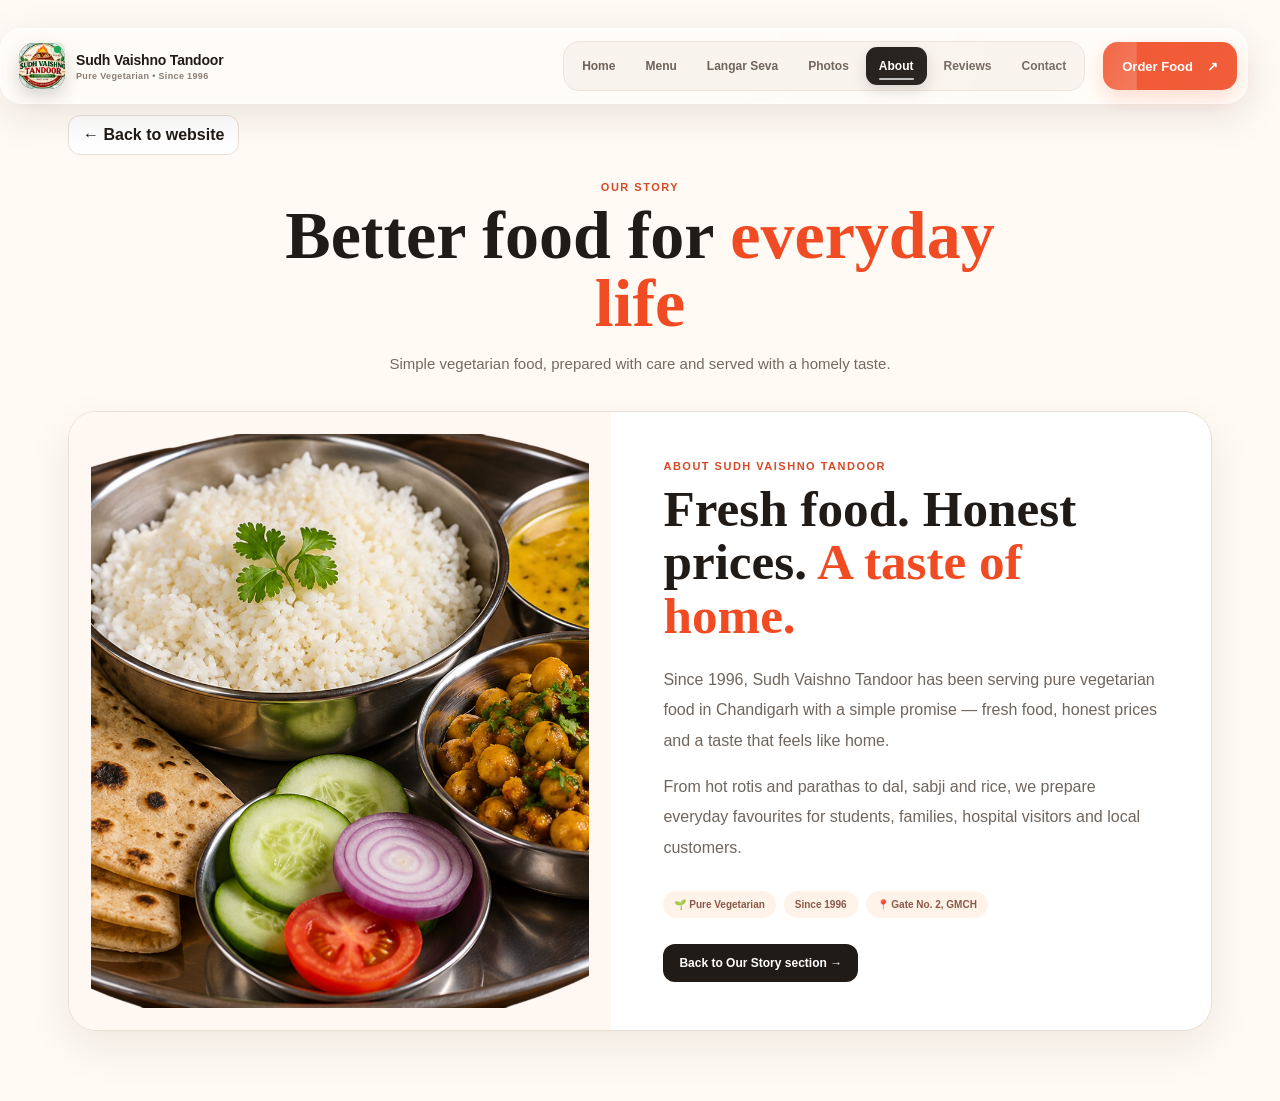
<file: story.html>
<!doctype html>
<html lang="en">
<head>
<meta charset="utf-8">
<meta name="viewport" content="width=device-width,initial-scale=1">
<meta name="theme-color" content="#201b17">
<link rel="icon" href="favicon.png">
<link rel="stylesheet" href="style.css?v=14">
<title>Our Story | Sudh Vaishno Tandoor</title>
<style>
body.story-page{margin:0;background:#fffaf4;color:#201b17;font-family:Inter,Arial,sans-serif}
.story-page-main{min-height:100vh;box-sizing:border-box;padding:115px 18px 70px;max-width:1180px;margin:auto}
.story-page-head{text-align:center;max-width:760px;margin:0 auto 34px}
.story-page-head .eyebrow{display:inline-block;margin-bottom:8px}
.story-page-head h1{font-family:"Playfair Display",Georgia,serif;font-size:clamp(38px,6vw,68px);line-height:1;margin:0 0 14px;color:#201b17}
.story-page-head h1 span{color:#f04b23}
.story-page-head p{color:#756960;line-height:1.7;font-size:15px;margin:0}
.story-back{display:inline-flex;align-items:center;gap:8px;margin-bottom:22px;padding:10px 14px;border-radius:12px;background:#fff;border:1px solid #eaded5;font-weight:800;color:#201b17;text-decoration:none}
.story-full-card{display:grid;grid-template-columns:minmax(300px,.95fr) 1.05fr;background:#fff;border:1px solid #eaded5;border-radius:28px;overflow:hidden;box-shadow:0 16px 45px rgba(45,29,18,.08)}
.story-full-image{min-height:480px;background:#fff7f1;display:grid;place-items:center;padding:22px}
.story-full-image img{width:100%;height:100%;min-height:430px;display:block;object-fit:cover;border-radius:20px}
.story-full-copy{padding:48px 52px;display:flex;flex-direction:column;justify-content:center}
.story-full-copy .eyebrow{margin-bottom:10px}
.story-full-copy h2{font-family:"Playfair Display",Georgia,serif;font-size:clamp(32px,4vw,52px);line-height:1.05;margin:0 0 22px;color:#201b17}
.story-full-copy h2 span{color:#f04b23}
.story-full-copy p{margin:0 0 16px;color:#6f655d;font-size:16px;line-height:1.9}
.story-meta{display:flex;flex-wrap:wrap;gap:8px;margin-top:12px}.story-meta span{padding:8px 11px;border-radius:999px;background:#fff2e9;color:#8a5946;font-size:10px;font-weight:800}
.story-home{display:inline-flex;width:fit-content;margin-top:26px;padding:12px 16px;border-radius:12px;background:#201b17;color:#fff;text-decoration:none;font-size:12px;font-weight:800}
@media(max-width:760px){
 .story-page-main{padding:96px 12px 50px}
 .story-back{margin-bottom:16px}
 .story-page-head{margin-bottom:24px}
 .story-page-head h1{font-size:42px}
 .story-page-head p{font-size:14px}
 .story-full-card{grid-template-columns:1fr;border-radius:22px}
 .story-full-image{min-height:300px;padding:12px}
 .story-full-image img{min-height:290px;height:290px}
 .story-full-copy{padding:28px 22px}
 .story-full-copy h2{font-size:34px}
 .story-full-copy p{font-size:14px;line-height:1.75}
}
</style>
</head>
<body class="story-page">
<header class="topbar" style="position:fixed">
  <a class="brand" href="index.html#home" aria-label="Sudh Vaishno Tandoor home"><span class="brand-mark"><img src="assets/photos/logo.png" alt="Sudh Vaishno Tandoor"></span><span><strong>Sudh Vaishno Tandoor</strong><small>Pure Vegetarian • Since 1996</small></span></a>
  <nav class="desktop-nav" aria-label="Main navigation"><a href="index.html#home">Home</a><a href="index.html#menu">Menu</a><a href="index.html#langar">Langar Seva</a><a href="gallery.html">Photos</a><a class="active" href="story.html">About</a><a href="index.html#reviews">Reviews</a><a href="index.html#contact">Contact</a></nav>
  <a class="btn btn-primary nav-order" href="index.html#menu">Order Food</a>
</header>
<main class="story-page-main">
  <a class="story-back" href="index.html#story">← Back to website</a>
  <div class="story-page-head"><span class="eyebrow">OUR STORY</span><h1>Better food for <span>everyday life</span></h1><p>Simple vegetarian food, prepared with care and served with a homely taste.</p></div>
  <article class="story-full-card">
    <div class="story-full-image"><img src="assets/photos/thali.png" alt="Vegetarian thali from Sudh Vaishno Tandoor"></div>
    <div class="story-full-copy">
      <span class="eyebrow">ABOUT SUDH VAISHNO TANDOOR</span>
      <h2>Fresh food. Honest prices. <span>A taste of home.</span></h2>
      <p>Since 1996, Sudh Vaishno Tandoor has been serving pure vegetarian food in Chandigarh with a simple promise — fresh food, honest prices and a taste that feels like home.</p>
      <p>From hot rotis and parathas to dal, sabji and rice, we prepare everyday favourites for students, families, hospital visitors and local customers.</p>
      <div class="story-meta"><span>🌱 Pure Vegetarian</span><span>Since 1996</span><span>📍 Gate No. 2, GMCH</span></div>
      <a class="story-home" href="index.html#story">Back to Our Story section →</a>
    </div>
  </article>
</main>
</body>
</html>
</file>
<file: style.css>
/* =====================================================
       1. BASIC RESET
       ===================================================== */

    * {
      box-sizing: border-box;
    }


    html {
      scroll-behavior: smooth;
    }


    body {
      margin: 0;

      font-family:
        "DM Sans",
        Arial,
        sans-serif;

      color: #201b17;

      background: #fffaf4;
    }


    a {
      text-decoration: none;
      color: inherit;
    }


    button {
      font: inherit;
      border: 0;
      cursor: pointer;
    }


    img {
      display: block;
      max-width: 100%;
    }


    /* =====================================================
       2. COMMON BUTTONS
       ===================================================== */

    .btn {

      display: inline-flex;

      align-items: center;

      justify-content: center;

      gap: 9px;

      padding: 13px 20px;

      border-radius: 14px;

      font-size: 13px;

      font-weight: 800;

      transition:
        transform .25s ease,
        box-shadow .25s ease,
        background .25s ease;
    }


    .btn:hover {
      transform: translateY(-3px);
    }


    .btn-primary {
      color: white;

      background: #f04b23;

      box-shadow:
        0 10px 25px
        rgba(240, 75, 35, .20);
    }


    .btn-light {

      color: #201b17;

      background: white;

      border: 1px solid #eadfd5;
    }


    .btn-whatsapp {

      color: white;

      background: #1ca957;
    }


    /* =====================================================
       3. MODERN HEADER
       ===================================================== */

    .topbar {
      position: sticky;
      top: 14px;
      z-index: 100;
      width: min(1380px, calc(100% - 32px));
      height: 76px;
      margin: 14px auto 0;
      padding: 8px 10px 8px 18px;
      display: flex;
      align-items: center;
      justify-content: space-between;
      gap: 18px;
      background: rgba(255,252,248,.88);
      backdrop-filter: blur(22px) saturate(150%);
      -webkit-backdrop-filter: blur(22px) saturate(150%);
      border: 1px solid rgba(255,255,255,.80);
      border-radius: 22px;
      box-shadow: 0 12px 40px rgba(45,29,18,.10), inset 0 1px 0 rgba(255,255,255,.9);
      transition: width .3s ease, top .3s ease, margin .3s ease, box-shadow .3s ease, background .3s ease;
    }

    .topbar.scrolled {
      top: 8px;
      margin-top: 8px;
      height: 68px;
      width: min(1320px, calc(100% - 24px));
      background: rgba(255,250,244,.94);
      box-shadow: 0 10px 30px rgba(45,29,18,.13);
    }

    .brand {
      position: relative;
      min-width: max-content;
      display: flex;
      align-items: center;
      gap: 11px;
    }

    .brand-mark {
      width: 46px;
      height: 46px;
      flex-shrink: 0;
      display: grid;
      place-items: center;
      border-radius: 15px;
      background: #201b17;
      color: white;
      font-size: 20px;
      overflow: hidden;
      box-shadow: 0 7px 18px rgba(32,27,23,.18);
    }

    .brand-mark img {
      width: 100%;
      height: 100%;
      object-fit: contain;
      padding: 3px;
    }

    .brand strong {
      display: block;
      color: #201b17;
      font-size: 14px;
      font-weight: 900;
      letter-spacing: -.2px;
      white-space: nowrap;
    }

    .brand small {
      display: block;
      margin-top: 3px;
      color: #8a7d73;
      font-size: 9px;
      font-weight: 700;
      letter-spacing: .35px;
      white-space: nowrap;
    }

    .brand::before {
      content: "";
      position: absolute;
      width: 7px;
      height: 7px;
      margin: 0 0 34px 35px;
      border-radius: 50%;
      background: #1ca957;
      box-shadow: 0 0 0 4px rgba(28,169,87,.12);
      z-index: 2;
    }

    .desktop-nav {
      display: flex;
      align-items: center;
      gap: 4px;
      padding: 5px;
      margin-left: auto;
      background: rgba(247,240,233,.72);
      border: 1px solid #eee3d8;
      border-radius: 16px;
    }

    .desktop-nav a {
      position: relative;
      display: inline-flex;
      align-items: center;
      justify-content: center;
      min-height: 38px;
      padding: 0 13px;
      color: #6d6258;
      border-radius: 11px;
      font-size: 12px;
      font-weight: 800;
      transition: color .2s ease, background .2s ease, transform .2s ease;
    }

    .desktop-nav a:hover {
      color: #201b17;
      background: white;
      transform: translateY(-1px);
    }

    .desktop-nav a.active {
      color: white;
      background: #201b17;
      box-shadow: 0 6px 15px rgba(32,27,23,.15);
    }

    .nav-order {
      position: relative;
      min-height: 48px;
      padding: 0 19px;
      border-radius: 15px;
      white-space: nowrap;
      box-shadow: 0 8px 20px rgba(240,75,35,.20);
    }

    .nav-order::after {
      content: "↗";
      margin-left: 5px;
      font-size: 13px;
      transition: transform .2s ease;
    }

    .nav-order:hover::after {
      transform: translate(2px,-2px);
    }

    .mobile-header-actions {
      display: none;
      align-items: center;
      gap: 7px;
    }

    .mobile-header-actions a,
    .mobile-menu-button {
      width: 42px;
      height: 42px;
      display: grid;
      place-items: center;
      border-radius: 13px;
      background: white;
      color: #201b17;
      border: 1px solid #eadfd5;
      box-shadow: 0 5px 14px rgba(45,29,18,.07);
    }

    .mobile-header-actions .mobile-call {
      color: white;
      background: #f04b23;
      border-color: #f04b23;
    }

    .mobile-menu-button {
      font-size: 20px;
      line-height: 1;
    }

    .mobile-menu-button .menu-lines {
      width: 18px;
      height: 12px;
      position: relative;
      border-top: 2px solid currentColor;
      border-bottom: 2px solid currentColor;
    }

    .mobile-menu-button .menu-lines::after {
      content: "";
      position: absolute;
      left: 0;
      right: 0;
      top: 4px;
      border-top: 2px solid currentColor;
    }

    .mobile-dropdown {
      display: none;
    }

    /* =====================================================
       4. HERO VIDEO SECTION
       ===================================================== */

    .hero-video {

      position: relative;

      min-height: 100vh;

      height: 100vh;

      display: flex;

      align-items: center;

      justify-content: center;

      padding: 80px 25px;

      overflow: hidden;

      color: white;

      background: #111;
    }


    /* Background video */

    .hero-video-bg {

      position: absolute;

      inset: 0;

      width: 100%;

      height: 100%;

      object-fit: cover;

      z-index: 0;

      pointer-events: none;
    }


    /* Dark layer */

    .hero-video-overlay {

      position: absolute;

      inset: 0;

      z-index: 1;

      background:
        linear-gradient(
          180deg,
          rgba(0,0,0,.38) 0%,
          rgba(0,0,0,.30) 35%,
          rgba(0,0,0,.70) 100%
        );
    }


    /* Center glow */

    .hero-video-overlay::after {

      content: "";

      position: absolute;

      inset: 0;

      background:
        radial-gradient(
          circle at center,
          rgba(0,0,0,.03),
          rgba(0,0,0,.38)
        );
    }


    /* Hero content */

    .hero-video-content {

      position: relative;

      z-index: 2;

      width: min(900px, 94%);

      text-align: center;

      margin-top: 20px;
    }


    /* Vegetarian badge */

    .hero-badge {

      display: inline-flex;

      align-items: center;

      gap: 8px;

      padding: 9px 16px;

      border-radius: 100px;

      background:
        rgba(255,255,255,.14);

      border:
        1px solid rgba(255,255,255,.30);

      backdrop-filter: blur(10px);

      font-size: 11px;

      font-weight: 800;

      letter-spacing: 1.7px;

      margin-bottom: 22px;

      animation:
        fadeUp 1s ease both;
    }


    /* Hero title */

    .hero-video-content h1 {

      margin: 0;

      font-family:
        "Playfair Display",
        Georgia,
        serif;

      font-size:
        clamp(55px, 9vw, 110px);

      line-height: .90;

      letter-spacing: -4px;

      font-weight: 800;

      color: white;

      text-shadow:
        0 4px 25px
        rgba(0,0,0,.45);

      animation:
        fadeUp 1s ease .15s both;
    }


    .hero-video-content h1 span {
      color: #ff5428;
    }


    /* Hindi tagline */

    .hero-subtitle {

      margin:
        25px 0 8px;

      font-size:
        clamp(20px, 3vw, 30px);

      font-weight: 700;

      text-shadow:
        0 3px 15px
        rgba(0,0,0,.5);

      animation:
        fadeUp 1s ease .25s both;
    }


    /* Hero description */

    .hero-description {

      max-width: 600px;

      margin: 0 auto;

      color:
        rgba(255,255,255,.88);

      font-size: 15px;

      line-height: 1.7;

      animation:
        fadeUp 1s ease .35s both;
    }


    /* Hero buttons */

    .hero-order-buttons {

      display: flex;

      justify-content: center;

      gap: 14px;

      margin-top: 32px;

      animation:
        fadeUp 1s ease .45s both;
    }


    .hero-order-btn {

      min-width: 205px;

      display: flex;

      align-items: center;

      justify-content: center;

      gap: 12px;

      padding: 14px 22px;

      border-radius: 14px;

      color: white;

      font-weight: 800;

      box-shadow:
        0 10px 30px
        rgba(0,0,0,.25);

      transition:
        transform .25s ease,
        box-shadow .25s ease;
    }


    .hero-order-btn:hover {

      transform: translateY(-4px);

      box-shadow:
        0 16px 35px
        rgba(0,0,0,.35);
    }


    .order-icon {
      font-size: 22px;
    }


    .hero-order-btn small {

      display: block;

      font-size: 8px;

      letter-spacing: 1.3px;

      opacity: .85;

      margin-bottom: 2px;
    }


    .hero-order-btn span:last-child {

      font-size: 15px;

      letter-spacing: .4px;
    }


    .call-btn {
      background: #ef4b23;
    }


    .whatsapp-btn {
      background: #1ca957;
    }


    .hero-location {

      margin-top: 22px;

      color:
        rgba(255,255,255,.82);

      font-size: 11px;

      animation:
        fadeUp 1s ease .55s both;
    }


    /* Scroll indicator */

    .scroll-down {

      position: absolute;

      z-index: 3;

      bottom: 28px;

      left: 50%;

      transform:
        translateX(-50%);

      display: flex;

      flex-direction: column;

      align-items: center;

      gap: 8px;

      color: white;

      font-size: 12px;

      font-weight: 600;

      text-shadow:
        0 2px 8px
        rgba(0,0,0,.5);

      animation:
        scrollFloat 1.8s ease-in-out infinite;
    }


    .scroll-arrow {
      font-size: 26px;
    }


    /* =====================================================
       5. EXPERIENCE SECTION
       ===================================================== */

    .experience-section {

      position: relative;

      padding:
        110px 7vw;

      overflow: hidden;

      text-align: center;

      background: #fff7f1;
    }


    .experience-label {

      margin-bottom: 12px;

      color: #ed4b25;

      font-size: 11px;

      font-weight: 800;

      letter-spacing: 2px;
    }


    .experience-title {

      margin: 0;

      color: #201b17;

      font-family:
        "Playfair Display",
        Georgia,
        serif;

      font-size:
        clamp(42px, 5vw, 68px);

      line-height: 1.05;

      letter-spacing: -2px;
    }


    .experience-title span {
      color: #ed4b25;
    }


    .experience-description {

      max-width: 560px;

      margin:
        20px auto 60px;

      color: #776c63;

      font-size: 16px;

      line-height: 1.7;
    }


    /* Feature layout */

    .experience-content {

      max-width: 1100px;

      margin: auto;

      display: grid;

      grid-template-columns:
        1fr 300px 1fr;

      align-items: center;

      gap: 55px;
    }


    .feature-column {

      display: flex;

      flex-direction: column;

      gap: 22px;
    }


    /* Feature card */

    .feature-card {

      display: flex;

      align-items: center;

      gap: 14px;

      padding: 18px;

      text-align: left;

      background: white;

      border:
        1px solid #eee2d8;

      border-radius: 20px;

      box-shadow:
        0 12px 30px
        rgba(45,29,18,.08);

      transition:
        transform .25s ease,
        box-shadow .25s ease;
    }


    .feature-card:hover {

      transform:
        translateY(-6px);

      box-shadow:
        0 20px 40px
        rgba(45,29,18,.13);
    }


    .feature-icon {

      flex-shrink: 0;

      width: 55px;

      height: 55px;

      display: grid;

      place-items: center;

      border-radius: 17px;

      background: #fff0e7;

      font-size: 25px;
    }


    .feature-card strong {

      display: block;

      font-size: 14px;
    }


    .feature-card small {

      display: block;

      margin-top: 4px;

      color: #8a7e74;

      font-size: 10px;
    }


    /* =====================================================
       6. PHONE MOCKUP
       ===================================================== */

    .food-phone {

      display: flex;

      justify-content: center;
    }


    .phone-frame {

      position: relative;

      width: 250px;

      height: 480px;

      padding: 9px;

      background: #171717;

      border-radius: 38px;

      box-shadow:
        0 30px 70px
        rgba(30,20,10,.25);

      transform: rotate(-2deg);

      animation:
        phoneFloat 4s ease-in-out infinite;
    }


    .phone-speaker {

      position: absolute;

      top: 16px;

      left: 50%;

      transform:
        translateX(-50%);

      width: 70px;

      height: 20px;

      border-radius: 20px;

      background: #171717;

      z-index: 5;
    }


    .phone-screen {

      width: 100%;

      height: 100%;

      padding:
        35px 16px 15px;

      overflow: hidden;

      background: #fffaf5;

      border-radius: 30px;
    }


    .phone-logo {

      width: 42px;

      height: 42px;

      margin: auto;

      display: grid;

      place-items: center;

      border-radius: 13px;

      background: #ed4b25;

      font-size: 20px;

      overflow: hidden;
    }

    /* Real logo inside the phone preview */
    .phone-logo img {
      width: 100%;
      height: 100%;
      object-fit: contain;
      padding: 3px;
    }


    .phone-small {

      margin: 9px 0;

      text-align: center;

      color: #71675f;

      font-size: 7px;

      font-weight: 800;

      letter-spacing: 1px;
    }


    .phone-screen h3 {

      margin:
        10px 0 15px;

      text-align: center;

      font-family:
        "Playfair Display",
        Georgia,
        serif;

      font-size: 23px;

      line-height: 1;
    }


    .phone-screen h3 span {
      color: #ed4b25;
    }


    .phone-screen img {

      width: 100%;

      height: 220px;

      object-fit: contain;

      border-radius: 17px;

      background: #fff;
    }


    .phone-menu-button {

      display: block;

      margin-top: 13px;

      padding: 11px;

      text-align: center;

      color: white;

      background: #ed4b25;

      border-radius: 10px;

      font-size: 11px;

      font-weight: 800;
    }


    .experience-bottom {

      display: flex;

      justify-content: center;

      gap: 12px;

      margin-top: 55px;

      color: #80746b;

      font-size: 11px;

      font-weight: 600;
    }


    /* =====================================================
       7. STORY SECTION
       ===================================================== */

    .story-section {

      position: relative;

      min-height: 760px;

      display: flex;

      align-items: center;

      justify-content: center;

      padding:
        120px 7vw;

      overflow: hidden;

      background: white;
    }


    /* Large decorative circle */

    .story-section::before {

      content: "";

      position: absolute;

      width: 850px;

      height: 850px;

      left: -560px;

      top: -180px;

      border:
        1px solid #f4b8a8;

      border-radius: 50%;

      opacity: .6;
    }


    .story-section::after {

      content: "";

      position: absolute;

      width: 750px;

      height: 750px;

      right: -500px;

      bottom: -300px;

      border:
        1px solid #f4b8a8;

      border-radius: 50%;

      opacity: .6;
    }


    .story-content {

      position: relative;

      z-index: 10;

      max-width: 730px;

      text-align: center;
    }


    .story-content h2 {

      margin: 0;

      color: #201b17;

      font-family:
        "Playfair Display",
        Georgia,
        serif;

      font-size:
        clamp(44px, 6vw, 72px);

      line-height: 1;

      letter-spacing: -3px;
    }


    .story-content h2 span {
      color: #ed4b25;
    }


    .story-content > p {

      max-width: 610px;

      margin:
        22px auto 0;

      color: #70665d;

      font-size: 16px;

      line-height: 1.7;
    }


    /* =====================================================
       8. STORY STATISTICS
       ===================================================== */

    .story-stats {

      max-width: 720px;

      margin:
        50px auto 35px;

      display: grid;

      grid-template-columns:
        repeat(4, 1fr);

      overflow: hidden;

      background: #fffaf5;

      border:
        1px solid #f0e1d6;

      border-radius: 24px;

      box-shadow:
        0 18px 45px
        rgba(40,25,10,.08);
    }


    .story-stat {

      padding:
        24px 10px;

      border-right:
        1px solid #eadfd5;
    }


    .story-stat:last-child {
      border-right: 0;
    }


    .story-stat strong {

      display: block;

      color: #ed4b25;

      font-family:
        "Playfair Display",
        Georgia,
        serif;

      font-size: 29px;
    }


    .story-stat span {

      display: block;

      margin-top: 5px;

      color: #81766c;

      font-size: 10px;
    }


    .story-button {

      display: inline-flex;

      align-items: center;

      gap: 12px;

      padding:
        14px 22px;

      color: white;

      background: #201b17;

      border-radius: 13px;

      font-size: 12px;

      font-weight: 800;

      transition:
        transform .25s ease,
        background .25s ease;
    }


    .story-button:hover {

      transform:
        translateY(-4px);

      background: #ed4b25;
    }



    /* Story visit-us line */
    .story-location {
      width: 100%;
      display: flex;
      align-items: center;
      justify-content: center;
      flex-wrap: wrap;
      gap: 6px;
      margin: 22px auto 0;
      color: #6f655d;
      font-size: 12px;
      line-height: 1.5;
      text-align: center;
    }

    .story-location > div {
      display: inline-flex;
      align-items: center;
      justify-content: center;
      gap: 5px;
      flex-wrap: wrap;
    }

    .story-location strong {
      color: #201b17;
      font-size: 13px;
    }

    .story-location span:last-child {
      color: #70665d;
    }

    .location-icon {
      font-size: 15px;
    }



    /* Amul Butter Tikki - REAL IMAGE */
    .butter-tikki {
      position: absolute;
      z-index: 4;
      width: 190px;
      height: 190px;
      right: 13%;
      bottom: 5%;
      object-fit: contain;
      pointer-events: none;
      filter: drop-shadow(0 18px 22px rgba(0,0,0,.14));
    }

    /* =====================================================
       9. FLOATING FOOD IMAGES

       YOUR ACTUAL FOOD PHOTOS
       ===================================================== */

    .floating-food {

      position: absolute;

      z-index: 3;

      object-fit: contain;

      pointer-events: none;

      filter:
        drop-shadow(
          0 22px 25px
          rgba(0,0,0,.16)
        );
    }


    /* Roti */

    .food-roti {

      width: 230px;

      height: 230px;

      left: 3%;

      top: 25%;

      animation:
        rotiFloat 5s ease-in-out infinite;
    }


    /* Dal */

    .food-dal {

      width: 210px;

      height: 210px;

      right: 5%;

      top: 7%;

      animation:
        dalFloat 6s ease-in-out infinite;
    }


    /* Rajma rice */

    .food-rajma {

      width: 260px;

      height: 260px;

      right: 2%;

      top: 43%;

      animation:
        rajmaFloat 6s ease-in-out infinite;
    }


    /* Paratha */

    .food-paratha {

      width: 245px;

      height: 245px;

      left: 6%;

      bottom: 2%;

      animation:
        parathaFloat 6s ease-in-out infinite;
    }


    /* Water bottle */

    .floating-water {

      position: absolute;

      z-index: 2;

      width: 120px;

      height: 205px;

      left: 19%;

      bottom: 7%;

      object-fit: contain;

      filter:
        drop-shadow(
          0 15px 20px
          rgba(0,0,0,.12)
        );

      animation:
        waterFloat 4s ease-in-out infinite;
    }


    /* =====================================================
       10. TRUST STRIP
       ===================================================== */

    .trust-strip {

      display: grid;

      grid-template-columns:
        repeat(4, 1fr);

      gap: 20px;

      padding:
        25px clamp(20px, 7vw, 100px);

      color: white;

      background: #201b17;
    }


    .trust-strip div {

      display: flex;

      align-items: center;

      justify-content: center;

      gap: 10px;
    }


    .trust-strip strong {
      font-size: 17px;
    }


    .trust-strip span {

      color: #c9bfb5;

      font-size: 11px;
    }


    /* =====================================================
       11. COMMON SECTION
       ===================================================== */

    .section {

      padding:
        100px clamp(20px, 7vw, 100px);
    }


    .section-heading {

      display: flex;

      align-items: end;

      justify-content: space-between;

      gap: 30px;

      margin-bottom: 38px;
    }


    .section-heading h2,
    .about-copy h2,
    .contact-section h2 {

      margin:
        8px 0;

      font-family:
        "Playfair Display",
        Georgia,
        serif;

      font-size:
        clamp(34px, 4vw, 52px);

      line-height: 1.05;
    }


    .section-heading p,
    .about-copy > p {

      margin: 8px 0;

      color: #766c63;

      line-height: 1.7;
    }


    .eyebrow {

      color: #d54a27;

      font-size: 11px;

      font-weight: 800;

      letter-spacing: 1.5px;
    }


    .centered {

      display: block;

      text-align: center;
    }


    /* =====================================================
       12. MENU
       ===================================================== */

    .menu-section {
      background: #fffaf4;
    }


    .cart-button {

      padding:
        13px 18px;

      color: white;

      background: #201b17;

      border-radius: 14px;

      font-weight: 800;
    }


    .cart-button span {

      display: inline-grid;

      place-items: center;

      width: 22px;

      height: 22px;

      margin-left: 6px;

      color: white;

      background: #f04b23;

      border-radius: 50%;

      font-size: 11px;
    }


    .category-tabs {

      display: flex;

      gap: 9px;

      overflow-x: auto;

      padding-bottom: 10px;

      margin-bottom: 28px;
    }


    .category-tabs button {

      white-space: nowrap;

      padding:
        11px 17px;

      color: #6f645a;

      background: white;

      border:
        1px solid #e9ded2;

      border-radius: 100px;

      font-size: 12px;

      font-weight: 800;
    }


    .category-tabs button.active {

      color: white;

      background: #f04b23;

      border-color: #f04b23;
    }


    .menu-grid {

      display: grid;

      grid-template-columns:
        repeat(3, 1fr);

      gap: 20px;
    }


    .menu-card {

      overflow: hidden;

      background: white;

      border:
        1px solid #eee4d9;

      border-radius: 23px;

      box-shadow:
        0 8px 24px
        rgba(52,37,20,.05);
    }


    .menu-img {

      width: 100%;

      height: 190px;

      object-fit: cover;
    }


    .menu-body {
      padding: 17px;
    }


    .menu-body h3 {

      margin:
        0 0 5px;

      font-size: 16px;
    }


    .menu-body p {

      min-height: 36px;

      margin:
        0 0 15px;

      color: #857a71;

      font-size: 12px;

      line-height: 1.5;
    }


    .menu-bottom {

      display: flex;

      align-items: center;

      justify-content: space-between;
    }


    .price {

      font-size: 17px;

      font-weight: 800;
    }


    .add-btn {

      padding:
        8px 13px;

      color: #e84922;

      background: #fff0e7;

      border-radius: 10px;

      font-size: 12px;

      font-weight: 800;
    }


    /* =====================================================
       13. ABOUT
       ===================================================== */

    .about-section {

      display: grid;

      grid-template-columns:
        1fr 1fr;

      gap: 70px;

      align-items: center;

      background: white;
    }


    .about-image {

      display: flex;

      justify-content: center;

      align-items: center;

      min-height: 500px;

      padding: 20px;

      background: #fff7f1;

      border-radius: 30px;
    }


    .about-image img {

      width: 100%;

      height: 480px;

      object-fit: contain;

      border-radius: 25px;
    }


    .about-points {

      display: grid;

      gap: 16px;

      margin-top: 28px;
    }


    .about-points div {

      display: flex;

      gap: 12px;
    }


    .about-points > div > span {

      flex-shrink: 0;

      width: 29px;

      height: 29px;

      display: grid;

      place-items: center;

      color: #17924c;

      background: #e8f7ee;

      border-radius: 50%;

      font-weight: 800;
    }


    .about-points p {
      margin: 0;
    }


    .about-points strong,
    .about-points small {
      display: block;
    }


    .about-points small {

      margin-top: 3px;

      color: #81766b;

      font-size: 12px;
    }


    /* =====================================================
       14. PHOTOS
       ===================================================== */

    .photos-section {
      background: #fffaf4;
    }


    .photo-grid {

      display: grid;

      grid-template-columns:
        2fr 1fr 1fr;

      grid-template-rows:
        230px 230px;

      gap: 14px;
    }


    .photo-grid img {

      width: 100%;

      height: 100%;

      object-fit: contain;

      padding: 10px;

      background: white;

      border-radius: 20px;

      transition:
        transform .25s ease;
    }


    .photo-grid img:hover {
      transform: scale(1.02);
    }


    .photo-grid img:first-child {
      grid-row: span 2;
    }


    /* =====================================================
       15. REVIEWS
       ===================================================== */

    .reviews-section {
      background: white;
      padding-top: 72px;
      padding-bottom: 72px;
    }

    .google-rating-card {
      display: grid;
      grid-template-columns: auto 1fr auto;
      align-items: center;
      gap: 20px;
      margin: 0 auto 24px;
      padding: 18px 20px;
      max-width: 980px;
      background: linear-gradient(135deg, #fff8ef, #ffffff);
      border: 1px solid #eee1d4;
      border-radius: 22px;
      box-shadow: 0 14px 35px rgba(42,30,20,.06);
    }

    .google-rating-score {
      display: flex;
      align-items: baseline;
      gap: 10px;
    }

    .google-rating-score strong {
      font-family: "Playfair Display", Georgia, serif;
      font-size: 42px;
      line-height: 1;
    }

    .google-rating-score span {
      color: #e99a2a;
      letter-spacing: 2px;
      font-size: 15px;
    }

    .google-rating-copy strong,
    .google-rating-copy span {
      display: block;
    }

    .google-rating-copy strong {
      font-size: 14px;
    }

    .google-rating-copy span {
      margin-top: 3px;
      color: #81766d;
      font-size: 12px;
    }

    .google-review-button {
      padding: 12px 16px;
      color: white;
      background: #201b17;
      border-radius: 12px;
      font-size: 12px;
      font-weight: 800;
      transition: transform .2s ease, opacity .2s ease;
    }

    .google-review-button:hover {
      transform: translateY(-2px);
      opacity: .92;
    }

    .reviews-cta {
      display: flex;
      align-items: center;
      justify-content: space-between;
      gap: 20px;
      margin-top: 24px;
      padding: 22px;
      color: white;
      background: #201b17;
      border-radius: 22px;
    }

    .reviews-cta strong,
    .reviews-cta span {
      display: block;
    }

    .reviews-cta strong {
      font-size: 15px;
    }

    .reviews-cta span {
      margin-top: 5px;
      color: #cfc4bc;
      font-size: 11px;
    }

    .reviews-cta-actions {
      display: flex;
      gap: 9px;
      flex-shrink: 0;
    }

    .review-map-btn {
      color: #201b17 !important;
    }


    .reviews-grid {

      display: grid;

      grid-template-columns:
        repeat(3, 1fr);

      gap: 18px;
    }


    .review {

      padding: 25px;

      background: #fffaf4;

      border:
        1px solid #eee4d9;

      border-radius: 22px;
    }


    .stars {

      color: #e99a2a;

      letter-spacing: 2px;
    }


    .review p {

      margin:
        18px 0 25px;

      font-family:
        "Playfair Display",
        Georgia,
        serif;

      font-size: 18px;

      line-height: 1.55;

      font-weight: 600;
    }


    .reviewer {

      display: flex;

      align-items: center;

      gap: 10px;
    }


    .reviewer > span {

      width: 38px;

      height: 38px;

      display: grid;

      place-items: center;

      color: white;

      background: #201b17;

      border-radius: 50%;

      font-weight: 800;
    }


    .reviewer strong,
    .reviewer small {
      display: block;
    }


    .reviewer small {

      margin-top: 2px;

      color: #887d73;

      font-size: 10px;
    }


    /* =====================================================
       16. CONTACT — PREMIUM CONTACT EXPERIENCE
       ===================================================== */

    .contact-section {
      position: relative;
      display: grid;
      grid-template-columns: 1.05fr .95fr;
      gap: 45px;
      align-items: stretch;
      margin: 0 clamp(20px, 7vw, 100px) 90px;
      padding: 55px;
      overflow: hidden;
      color: white;
      background:
        radial-gradient(circle at 85% 20%, rgba(255,255,255,.16), transparent 28%),
        linear-gradient(135deg, #201b17 0%, #2d211b 48%, #f04b23 150%);
      border-radius: 34px;
      box-shadow: 0 30px 70px rgba(45,29,18,.20);
    }

    .contact-section::before {
      content: "";
      position: absolute;
      width: 330px;
      height: 330px;
      right: -130px;
      top: -150px;
      border: 1px solid rgba(255,255,255,.18);
      border-radius: 50%;
    }

    .contact-section::after {
      content: "";
      position: absolute;
      width: 220px;
      height: 220px;
      left: -110px;
      bottom: -120px;
      border: 1px solid rgba(255,255,255,.12);
      border-radius: 50%;
    }

    .contact-copy,
    .contact-action-panel {
      position: relative;
      z-index: 2;
    }

    .contact-section .eyebrow {
      color: #ffd4c6;
    }

    .contact-section h2 {
      max-width: 580px;
      margin: 9px 0 15px;
      font-family: "Playfair Display", Georgia, serif;
      font-size: clamp(42px, 5vw, 68px);
      line-height: .98;
      letter-spacing: -2px;
    }

    .contact-section h2 span {
      color: #ff6840;
    }

    .contact-description {
      max-width: 510px;
      margin: 0;
      color: #eaded7;
      font-size: 15px;
      line-height: 1.7;
    }

    .contact-info-grid {
      display: grid;
      grid-template-columns: repeat(2, minmax(0, 1fr));
      gap: 11px;
      max-width: 540px;
      margin-top: 28px;
    }

    .contact-info-card {
      display: flex;
      align-items: center;
      gap: 11px;
      min-height: 67px;
      padding: 11px 13px;
      color: white;
      background: rgba(255,255,255,.08);
      border: 1px solid rgba(255,255,255,.13);
      border-radius: 16px;
      backdrop-filter: blur(10px);
      -webkit-backdrop-filter: blur(10px);
      transition: transform .25s ease, background .25s ease, border-color .25s ease;
    }

    .contact-info-card:hover {
      transform: translateY(-3px);
      background: rgba(255,255,255,.13);
      border-color: rgba(255,255,255,.22);
    }

    .contact-info-icon {
      width: 40px;
      height: 40px;
      flex-shrink: 0;
      display: grid;
      place-items: center;
      border-radius: 12px;
      color: white;
      background: rgba(240,75,35,.92);
      font-size: 17px;
    }

    .contact-info-card strong {
      display: block;
      font-size: 12px;
    }

    .contact-info-card small {
      display: block;
      margin-top: 3px;
      color: #cdbfb6;
      font-size: 9px;
      line-height: 1.35;
    }

    .contact-action-panel {
      display: flex;
      flex-direction: column;
      justify-content: center;
      padding: 27px;
      background: rgba(255,255,255,.97);
      color: #201b17;
      border-radius: 25px;
      box-shadow: 0 20px 50px rgba(0,0,0,.18);
    }

    .contact-action-label {
      color: #ed4b25;
      font-size: 10px;
      font-weight: 900;
      letter-spacing: 1.7px;
    }

    .contact-action-panel h3 {
      margin: 7px 0 5px;
      font-family: "Playfair Display", Georgia, serif;
      font-size: 30px;
      line-height: 1.05;
    }

    .contact-action-panel > p {
      margin: 0 0 18px;
      color: #756a61;
      font-size: 12px;
      line-height: 1.6;
    }

    .contact-actions {
      display: grid;
      grid-template-columns: 1fr 1fr;
      gap: 10px;
    }

    .contact-actions .btn {
      min-height: 48px;
      width: 100%;
      border-radius: 13px;
    }

    .contact-actions .btn-whatsapp {
      box-shadow: 0 9px 22px rgba(28,169,87,.20);
    }

    .contact-actions .map-button {
      color: #201b17;
      background: #fff4ee;
      border: 1px solid #f0ddd2;
    }

    .contact-hours {
      display: flex;
      align-items: center;
      justify-content: space-between;
      gap: 10px;
      margin-top: 18px;
      padding: 12px 13px;
      background: #fff8f3;
      border: 1px solid #f0e2d8;
      border-radius: 13px;
      font-size: 10px;
    }

    .contact-hours strong {
      color: #201b17;
      font-size: 11px;
    }

    .contact-hours span {
      color: #e94b25;
      font-weight: 800;
    }

    @media (max-width: 850px) {
      .contact-section {
        grid-template-columns: 1fr;
        gap: 28px;
        padding: 38px;
      }

      .contact-action-panel {
        padding: 23px;
      }
    }

    @media (max-width: 600px) {
      .contact-section {
        margin: 0 20px 70px;
        padding: 32px 20px;
        border-radius: 27px;
      }

      .contact-section h2 {
        font-size: 43px;
      }

      .contact-description {
        font-size: 13px;
      }

      .contact-info-grid {
        grid-template-columns: 1fr;
        margin-top: 22px;
      }

      .contact-action-panel {
        padding: 20px;
        border-radius: 20px;
      }

      .contact-action-panel h3 {
        font-size: 27px;
      }

      .contact-actions {
        grid-template-columns: 1fr;
      }

      .contact-hours {
        align-items: flex-start;
        flex-direction: column;
        gap: 4px;
      }
    }



    /* =====================================================
       LANGAR SEVA / BULK ORDERS
       ===================================================== */

    .langar-section {
      position: relative;
      display: grid;
      grid-template-columns: 1.05fr .95fr;
      gap: 55px;
      align-items: center;
      margin: 0 7vw 90px;
      padding: clamp(34px, 5vw, 70px);
      overflow: hidden;
      color: white;
      background:
        radial-gradient(circle at 85% 15%, rgba(255,174,89,.25), transparent 35%),
        linear-gradient(135deg, #201b17, #38251d 55%, #5a2c1e);
      border-radius: 34px;
      box-shadow: 0 25px 65px rgba(43,25,15,.18);
    }

    .langar-section::before {
      content: "SEVA";
      position: absolute;
      right: -20px;
      bottom: -45px;
      color: rgba(255,255,255,.035);
      font-family: "Playfair Display", Georgia, serif;
      font-size: clamp(100px, 18vw, 220px);
      font-weight: 700;
      pointer-events: none;
    }

    .langar-copy,
    .langar-visual {
      position: relative;
      z-index: 2;
    }

    .langar-eyebrow {
      display: inline-flex;
      align-items: center;
      gap: 8px;
      padding: 8px 12px;
      color: #ffd4ad;
      background: rgba(255,255,255,.08);
      border: 1px solid rgba(255,255,255,.13);
      border-radius: 999px;
      font-size: 10px;
      font-weight: 900;
      letter-spacing: 1.6px;
    }

    .langar-copy h2 {
      margin: 18px 0 12px;
      font-family: "Playfair Display", Georgia, serif;
      font-size: clamp(38px, 5vw, 65px);
      line-height: 1;
      letter-spacing: -2px;
    }

    .langar-copy h2 span {
      color: #ff8b52;
    }

    .langar-copy > p {
      max-width: 590px;
      margin: 0;
      color: #dbcfc6;
      font-size: 15px;
      line-height: 1.75;
    }

    .langar-points {
      display: grid;
      grid-template-columns: 1fr 1fr;
      gap: 12px;
      margin-top: 28px;
    }

    .langar-point {
      display: flex;
      gap: 10px;
      align-items: flex-start;
      padding: 13px;
      background: rgba(255,255,255,.065);
      border: 1px solid rgba(255,255,255,.09);
      border-radius: 16px;
    }

    .langar-point-icon {
      display: grid;
      place-items: center;
      flex: 0 0 30px;
      width: 30px;
      height: 30px;
      color: #201b17;
      background: #ffb36d;
      border-radius: 10px;
      font-size: 14px;
    }

    .langar-point strong,
    .langar-point small {
      display: block;
    }

    .langar-point strong {
      font-size: 12px;
    }

    .langar-point small {
      margin-top: 3px;
      color: #bdb0a7;
      font-size: 10px;
      line-height: 1.4;
    }

    .langar-actions {
      display: flex;
      flex-wrap: wrap;
      gap: 10px;
      margin-top: 27px;
    }

    .langar-visual {
      min-height: 390px;
      display: grid;
      place-items: center;
      padding: 18px;
      background: rgba(255,255,255,.07);
      border: 1px solid rgba(255,255,255,.12);
      border-radius: 28px;
    }

    .langar-visual img {
      width: 100%;
      height: 350px;
      object-fit: cover;
      border-radius: 21px;
      background: #fff7f1;
      box-shadow: 0 20px 45px rgba(0,0,0,.22);
    }

    @media (max-width: 1000px) {
      .langar-section {
        grid-template-columns: 1fr;
        gap: 30px;
      }

      .langar-visual {
        order: -1;
      }
    }

    @media (max-width: 600px) {
      .langar-section {
        margin: 0 20px 70px;
        padding: 27px 20px 25px;
        border-radius: 27px;
      }

      .langar-copy h2 {
        font-size: 42px;
      }

      .langar-copy > p {
        font-size: 13px;
      }

      .langar-points {
        grid-template-columns: 1fr;
      }

      .langar-actions {
        flex-direction: column;
      }

      .langar-actions .btn {
        width: 100%;
        text-align: center;
      }

      .langar-visual {
        min-height: 260px;
        padding: 10px;
        border-radius: 20px;
      }

      .langar-visual img {
        height: 240px;
        border-radius: 15px;
      }
    }

    /* =====================================================
       17. PREMIUM FOOTER
       ===================================================== */

    footer {
      position: relative;
      overflow: hidden;
      display: grid;
      grid-template-columns: 1.5fr .75fr 1fr;
      gap: 55px;
      padding: 65px clamp(20px, 7vw, 100px) 28px;
      color: white;
      background:
        radial-gradient(circle at 8% 15%, rgba(255, 92, 43, .16), transparent 30%),
        radial-gradient(circle at 92% 85%, rgba(255, 180, 80, .10), transparent 28%),
        linear-gradient(135deg, #171311 0%, #241b17 52%, #14100e 100%);
      border-top: 1px solid rgba(255,255,255,.08);
    }

    footer::before, footer::after {
      content: "";
      position: absolute;
      border-radius: 50%;
      filter: blur(75px);
      pointer-events: none;
    }

    footer::before {
      width: 300px; height: 300px;
      left: -170px; top: -180px;
      background: rgba(255, 92, 43, .10);
    }

    footer::after {
      width: 280px; height: 280px;
      right: -150px; bottom: -170px;
      background: rgba(255, 180, 80, .08);
    }

    .footer-brand, .footer-column, footer > p {
      position: relative;
      z-index: 2;
    }

    .footer-brand {
      display: flex;
      align-items: flex-start;
      gap: 17px;
    }

    .footer-brand .brand-mark {
      width: 64px;
      height: 64px;
      flex: 0 0 64px;
      display: grid;
      place-items: center;
      padding: 5px;
      border-radius: 18px;
      background: rgba(255,255,255,.96);
      box-shadow: 0 14px 35px rgba(0,0,0,.35), 0 0 0 1px rgba(255,255,255,.12);
    }

    .footer-brand .brand-mark img {
      width: 100%; height: 100%; object-fit: contain;
    }

    .footer-brand strong {
      display: block;
      margin-top: 2px;
      color: #fff;
      font-family: "Playfair Display", serif;
      font-size: 28px;
      line-height: 1.15;
      letter-spacing: -.4px;
    }

    .footer-brand small {
      display: block;
      margin-top: 7px;
      color: rgba(255,255,255,.58);
      font-size: 12px;
      line-height: 1.6;
    }

    .footer-brand .footer-description {
      margin: 16px 0 0;
      max-width: 390px;
      color: rgba(255,255,255,.55);
      font-size: 13px;
      line-height: 1.7;
    }

    .footer-badge {
      display: inline-flex;
      align-items: center;
      gap: 7px;
      margin-top: 15px;
      padding: 8px 12px;
      border: 1px solid rgba(255,255,255,.10);
      border-radius: 999px;
      background: rgba(255,255,255,.045);
      color: rgba(255,255,255,.68);
      font-size: 11px;
      font-weight: 800;
      letter-spacing: .3px;
    }

    .footer-badge::before {
      content: "";
      width: 7px; height: 7px;
      border-radius: 50%;
      background: #45c96a;
      box-shadow: 0 0 10px rgba(69,201,106,.45);
    }

    .footer-column h4 {
      margin: 3px 0 18px;
      color: rgba(255,255,255,.42);
      font-size: 11px;
      text-transform: uppercase;
      letter-spacing: 1.8px;
    }

    .footer-links {
      display: flex;
      flex-direction: column;
      align-items: flex-start;
      gap: 11px;
    }

    .footer-links a {
      position: relative;
      color: rgba(255,255,255,.68);
      text-decoration: none;
      font-size: 13px;
      font-weight: 600;
      transition: color .25s ease, transform .25s ease;
    }

    .footer-links a::before {
      content: "";
      position: absolute;
      left: -13px;
      top: 50%;
      width: 5px; height: 5px;
      border-radius: 50%;
      background: #ff7043;
      transform: translateY(-50%) scale(0);
      transition: transform .25s ease;
    }

    .footer-links a:hover {
      color: #fff;
      transform: translateX(7px);
    }

    .footer-links a:hover::before {
      transform: translateY(-50%) scale(1);
    }

    .footer-contact-list {
      display: flex;
      flex-direction: column;
      gap: 9px;
    }

    .footer-contact-card {
      display: flex;
      align-items: center;
      gap: 10px;
      padding: 10px 12px;
      border: 1px solid rgba(255,255,255,.07);
      border-radius: 13px;
      background: rgba(255,255,255,.045);
      color: rgba(255,255,255,.72);
      text-decoration: none;
      transition: transform .25s ease, background .25s ease, border-color .25s ease;
    }

    .footer-contact-card:hover {
      transform: translateY(-2px);
      background: rgba(255,255,255,.075);
      border-color: rgba(255,112,67,.28);
    }

    .footer-contact-icon {
      width: 34px; height: 34px;
      flex: 0 0 34px;
      display: grid; place-items: center;
      border-radius: 10px;
      background: rgba(255,112,67,.13);
      font-size: 15px;
    }

    .footer-contact-card span {
      display: block;
      color: rgba(255,255,255,.42);
      font-size: 10px;
      margin-bottom: 2px;
    }

    .footer-contact-card strong {
      display: block;
      color: #fff;
      font-size: 12px;
      line-height: 1.35;
    }

    .footer-order-btn {
      display: flex;
      align-items: center;
      justify-content: center;
      gap: 8px;
      margin-top: 2px;
      padding: 12px 15px;
      border-radius: 12px;
      background: linear-gradient(135deg, #ff6338, #e94c25);
      color: #fff !important;
      text-decoration: none;
      font-size: 12px;
      font-weight: 800;
      box-shadow: 0 10px 25px rgba(233,76,37,.22);
      transition: transform .25s ease, box-shadow .25s ease;
    }

    .footer-order-btn:hover {
      transform: translateY(-3px);
      box-shadow: 0 16px 32px rgba(233,76,37,.32);
    }

    footer > p {
      grid-column: 1 / -1;
      display: flex;
      align-items: center;
      justify-content: space-between;
      gap: 20px;
      margin: 0;
      padding-top: 22px;
      border-top: 1px solid rgba(255,255,255,.08);
      color: rgba(255,255,255,.38);
      font-size: 10px;
    }

    footer > p::after {
      content: "●  100% PURE VEGETARIAN";
      color: rgba(255,255,255,.48);
      font-size: 9px;
      font-weight: 800;
      letter-spacing: 1px;
    }

    /* =====================================================
       18. MOBILE NAVIGATION
       ===================================================== */

    .mobile-nav {
      display: none;
    }


    .mobile-dropdown {
      position: fixed;
      top: 84px;
      right: 16px;
      z-index: 120;
      width: min(300px, calc(100% - 32px));
      padding: 9px;
      background: rgba(255,252,248,.97);
      backdrop-filter: blur(20px);
      -webkit-backdrop-filter: blur(20px);
      border: 1px solid #eadfd5;
      border-radius: 18px;
      box-shadow: 0 18px 45px rgba(45,29,18,.16);
      opacity: 0;
      transform: translateY(-8px) scale(.98);
      pointer-events: none;
      transition: opacity .2s ease, transform .2s ease;
    }

    .mobile-dropdown.open {
      opacity: 1;
      transform: translateY(0) scale(1);
      pointer-events: auto;
    }

    .mobile-dropdown a {
      display: flex;
      align-items: center;
      min-height: 44px;
      padding: 0 14px;
      border-radius: 11px;
      color: #5f554d;
      font-size: 13px;
      font-weight: 800;
    }

    .mobile-dropdown a:hover {
      color: #201b17;
      background: #fff1e9;
    }

    .mobile-dropdown .mobile-dropdown-order {
      justify-content: center;
      margin-top: 5px;
      color: white;
      background: #f04b23;
    }

    /* =====================================================
       19. CART
       ===================================================== */

    .cart-overlay {

      position: fixed;

      inset: 0;

      z-index: 200;

      background:
        rgba(20,14,10,.45);

      opacity: 0;

      pointer-events: none;

      transition: opacity .25s ease;
    }


    .cart-overlay.open {

      opacity: 1;

      pointer-events: auto;
    }


    .cart-panel {

      width:
        min(440px, 100%);

      height: 100%;

      margin-left: auto;

      display: flex;

      flex-direction: column;

      padding: 26px;

      background: #fffaf4;

      box-shadow:
        -20px 0 60px
        rgba(0,0,0,.15);
    }


    .cart-head {

      display: flex;

      align-items: center;

      justify-content: space-between;

      padding-bottom: 17px;

      border-bottom:
        1px solid #eadfd3;
    }


    .cart-head h3 {

      margin:
        5px 0;

      font-family:
        "Playfair Display",
        Georgia,
        serif;

      font-size: 32px;
    }


    .cart-head button {

      color: #756b62;

      background: none;

      font-size: 32px;
    }


    .cart-items {

      flex: 1;

      overflow: auto;

      padding:
        15px 0;
    }


    .cart-row {

      display: grid;

      grid-template-columns:
        1fr auto auto;

      align-items: center;

      gap: 10px;

      padding:
        13px 0;

      border-bottom:
        1px solid #eee4d9;
    }


    .cart-row strong {
      font-size: 13px;
    }


    .cart-row small {

      display: block;

      margin-top: 3px;

      color: #887d73;
    }


    .qty {

      display: flex;

      align-items: center;

      gap: 8px;
    }


    .qty button {

      width: 27px;

      height: 27px;

      color: #201b17;

      background: white;

      border:
        1px solid #ddd1c5;

      border-radius: 8px;
    }


    .cart-empty {

      display: none;

      padding:
        70px 20px;

      text-align: center;

      color: #8a8076;
    }


    .cart-empty a {

      color: #e94b25;

      font-weight: 800;
    }


    .cart-footer {

      padding-top: 17px;

      border-top:
        1px solid #eadfd3;
    }


    .cart-total {

      display: flex;

      align-items: center;

      justify-content: space-between;

      margin-bottom: 15px;
    }


    .cart-total strong {
      font-size: 20px;
    }


    .full {
      width: 100%;
    }


    .cart-footer > small {

      display: block;

      margin-top: 10px;

      text-align: center;

      color: #8a8076;

      font-size: 10px;
    }


    .no-items .cart-empty {
      display: block;
    }


    .no-items .cart-items {
      display: none;
    }


    /* =====================================================
       20. ANIMATIONS
       ===================================================== */

    @keyframes fadeUp {

      from {
        opacity: 0;

        transform:
          translateY(25px);
      }

      to {
        opacity: 1;

        transform:
          translateY(0);
      }
    }


    @keyframes scrollFloat {

      0%,
      100% {
        transform:
          translateX(-50%)
          translateY(0);
      }

      50% {
        transform:
          translateX(-50%)
          translateY(9px);
      }
    }


    @keyframes phoneFloat {

      0%,
      100% {
        transform:
          translateY(0)
          rotate(-2deg);
      }

      50% {
        transform:
          translateY(-12px)
          rotate(1deg);
      }
    }


    @keyframes rotiFloat {

      0%,
      100% {
        transform:
          translateY(0)
          rotate(-7deg);
      }

      50% {
        transform:
          translateY(-20px)
          rotate(-2deg);
      }
    }


    @keyframes dalFloat {

      0%,
      100% {
        transform:
          translateY(0)
          rotate(5deg);
      }

      50% {
        transform:
          translateY(16px)
          rotate(9deg);
      }
    }


    @keyframes rajmaFloat {

      0%,
      100% {
        transform:
          translateY(0)
          rotate(5deg);
      }

      50% {
        transform:
          translateY(-18px)
          rotate(1deg);
      }
    }


    @keyframes parathaFloat {

      0%,
      100% {
        transform:
          translateY(0)
          rotate(-5deg);
      }

      50% {
        transform:
          translateY(18px)
          rotate(2deg);
      }
    }


    @keyframes waterFloat {

      0%,
      100% {
        transform:
          translateY(0);
      }

      50% {
        transform:
          translateY(-12px);
      }
    }


    /* =====================================================
       21. TABLET
       ===================================================== */

    @media (max-width: 1000px) {

      .desktop-nav {
        display: none;
      }

      .nav-order {
        display: none;
      }

      .topbar {
        top: 8px;
        width: calc(100% - 24px);
        margin-top: 8px;
      }

      .mobile-header-actions {
        display: flex;
      }

      .mobile-dropdown {
        display: block;
      }


      .experience-content {

        grid-template-columns:
          1fr;

        gap: 30px;
      }


      .food-phone {
        order: -1;
      }


      .feature-column {

        display: grid;

        grid-template-columns:
          repeat(2, 1fr);
      }


      .floating-water {
        display: none;
      }


      .food-roti {

        width: 170px;

        height: 170px;

        left: -20px;
      }


      .food-dal {

        width: 150px;

        height: 150px;

        right: -10px;
      }


      .food-rajma {

        width: 180px;

        height: 180px;

        right: -25px;
      }


      .food-paratha {

        width: 180px;

        height: 180px;

        left: -20px;
      }


      .menu-grid {

        grid-template-columns:
          repeat(2, 1fr);
      }


      .about-section {

        grid-template-columns:
          1fr;

        gap: 40px;
      }


      .reviews-grid {

        grid-template-columns:
          1fr;
      }


      .contact-section {

        flex-direction: column;

        align-items: flex-start;
      }


      .photo-grid {

        grid-template-columns:
          1fr 1fr;

        grid-template-rows:
          220px 180px;
      }


      .photo-grid img:first-child {

        grid-row: auto;

        grid-column:
          span 2;
      }


      .trust-strip {

        grid-template-columns:
          repeat(2, 1fr);
      }


      .mobile-nav {

        position: fixed;

        left: 0;

        right: 0;

        bottom: 0;

        z-index: 150;

        height: 66px;

        display: flex;

        justify-content:
          space-around;

        background:
          rgba(255,255,255,.97);

        backdrop-filter:
          blur(12px);

        border-top:
          1px solid #e8ddd1;
      }


      .mobile-nav a,
      .mobile-nav button {

        position: relative;

        min-width: 60px;

        display: flex;

        flex-direction: column;

        align-items: center;

        justify-content: center;

        gap: 2px;

        color: #756a60;

        background: none;

        font-size: 18px;
      }


      .mobile-nav span {

        font-size: 9px;

        font-weight: 800;
      }


      .mobile-nav b {

        position: absolute;

        top: 6px;

        right: 12px;

        padding:
          2px 5px;

        color: white;

        background: #f04b23;

        border-radius: 20px;

        font-size: 8px;
      }

    }


    /* =====================================================
       22. MOBILE
       ===================================================== */

    @media (max-width: 600px) {

      .topbar {
        height: 62px;
        padding: 7px 8px 7px 10px;
        border-radius: 18px;
      }

      .topbar.scrolled {
        height: 58px;
      }

      .brand {
        gap: 8px;
      }

      .brand-mark {
        width: 39px;
        height: 39px;
        border-radius: 13px;
      }

      .brand strong {
        font-size: 12px;
      }

      .brand small {
        font-size: 8px;
      }

      .brand::before {
        margin: 0 0 28px 29px;
      }

      .mobile-header-actions a,
      .mobile-menu-button {
        width: 38px;
        height: 38px;
        border-radius: 11px;
      }


      .hero-video {

        min-height: 100svh;

        height: 100svh;

        padding:
          70px 18px 90px;
      }


      .hero-video-content {
        width: 100%;
      }


      .hero-video-content h1 {

        font-size:
          clamp(52px, 16vw, 76px);

        letter-spacing: -3px;
      }


      .hero-subtitle {
        font-size: 21px;

        margin-top: 20px;
      }


      .hero-description {

        max-width: 330px;

        font-size: 13px;
      }


      .hero-order-buttons {

        flex-direction: column;

        align-items: center;

        gap: 10px;

        margin-top: 25px;
      }


      .hero-order-btn {

        width:
          min(330px, 90%);

        min-width: 0;
      }


      .hero-location {

        margin-top: 17px;

        font-size: 10px;
      }


      .scroll-down {
        bottom: 22px;
      }


      .experience-section {

        padding:
          80px 20px;
      }


      .experience-title {
        font-size: 42px;
      }


      .experience-description {

        margin-bottom: 40px;

        font-size: 14px;
      }


      .phone-frame {

        width: 220px;

        height: 430px;
      }


      .phone-screen img {
        height: 190px;
      }


      .feature-column {

        grid-template-columns:
          1fr;
      }


      .experience-bottom {

        flex-wrap: wrap;

        gap: 7px;
      }


      .story-section {

        min-height: auto;

        padding:
          90px 20px 120px;
      }


      .story-content h2 {
        font-size: 46px;
      }


      .story-content > p {
        font-size: 14px;
      }


      .story-stats {

        grid-template-columns:
          repeat(2, 1fr);
      }


      .story-stat {

        padding:
          20px 8px;
      }


      .story-stat:nth-child(2) {
        border-right: 0;
      }


      .story-stat:nth-child(1),
      .story-stat:nth-child(2) {

        border-bottom:
          1px solid #eadfd5;
      }


      .floating-food,
      .floating-water,
      .butter-tikki {
        display: none;
      }


      .section {

        padding:
          70px 20px;
      }


      .section-heading {

        flex-direction: column;

        align-items:
          flex-start;
      }


      .menu-grid {
        grid-template-columns: 1fr;
      }


      .menu-img {
        height: 210px;
      }


      .trust-strip {

        padding:
          22px 15px;

        gap: 12px;
      }


      .trust-strip div {

        flex-direction: column;

        gap: 2px;

        text-align: center;
      }


      .trust-strip strong {
        font-size: 14px;
      }


      .contact-section {

        margin:
          0 20px 70px;

        padding:
          38px 25px;
      }


      .contact-actions {

        width: 100%;

        display: grid;
      }


      .contact-actions .btn {
        width: 100%;
      }


      .photo-grid {

        grid-template-columns:
          1fr 1fr;

        grid-template-rows:
          160px 160px;
      }


      .photo-grid img:first-child {

        grid-column:
          span 2;
      }


      .about-image {

        min-height: 300px;

        padding: 10px;
      }


      .about-image img {
        height: 300px;
      }


      footer {
        grid-template-columns: 1fr;
        gap: 32px;
        padding-top: 50px;
        padding-bottom: 90px;
      }

      .footer-brand {
        align-items: flex-start;
      }

      .footer-brand strong {
        font-size: 25px;
      }

      .footer-links {
        width: auto;
        justify-content: flex-start;
      }

      footer > p {
        display: block;
        line-height: 1.7;
      }

      footer > p::after {
        display: block;
        margin-top: 7px;
      }


      .cart-panel {
        padding: 20px;
      }

    }


    /* =====================================================
       23. VERY SMALL PHONES
       ===================================================== */

    @media (max-width: 400px) {

      .story-content h2 {
        font-size: 40px;
      }


      .hero-video-content h1 {
        font-size: 50px;
      }


      .story-stat strong {
        font-size: 24px;
      }

    }

  
    @media (max-width: 760px) {
      .google-rating-card {
        grid-template-columns: 1fr;
        text-align: center;
      }

      .google-rating-score {
        justify-content: center;
      }

      .reviews-cta {
        flex-direction: column;
        align-items: stretch;
        text-align: center;
      }

      .reviews-cta-actions {
        flex-direction: column;
      }
    }



    /* =====================================================
       V2 UX UPGRADE — MOBILE + SWIPE + FLOATING CART
       ===================================================== */

    body { overflow-x: hidden; }

    /* HERO: fit the complete first screen on phones */
    .hero-video {
      min-height: 100svh;
      height: 100svh;
      padding: 100px 24px 92px;
    }

    .hero-video-content { max-width: 850px; }

    .hero-location { margin-bottom: 2px; }

    /* Floating cart: always visible while scrolling the page */
    #openCart {
      position: fixed;
      left: 20px;
      bottom: 92px;
      z-index: 9999;
      opacity: 1;
      visibility: visible;
      pointer-events: auto;
      transform: translateY(0) scale(1);
      box-shadow: 0 16px 38px rgba(32,27,23,.22);
    }

    /* Generic swipe carousel */
    .swipe-carousel {
      position: relative;
      width: 100%;
    }

    .swipe-track {
      display: flex;
      gap: 12px;
      width: 100%;
      overflow-x: auto;
      overscroll-behavior-x: contain;
      scroll-snap-type: x mandatory;
      scroll-behavior: smooth;
      scrollbar-width: none;
      -webkit-overflow-scrolling: touch;
      /* Allow BOTH vertical page scrolling and horizontal photo swiping.
         Previously this was `pan-x`, which trapped finger gestures on photos
         and made the page feel stuck while scrolling down. */
        }

    .swipe-track::-webkit-scrollbar { display: none; }

    /* Photos should behave like part of the page, not like draggable files. */
    .swipe-track img,
    .swipe-track video {
      -webkit-user-drag: none;
      user-select: none;
      -webkit-user-select: none;
    }

    .swipe-slide {
      flex: 0 0 100%;
      width: 100%;
      scroll-snap-align: center;
      scroll-snap-stop: always;
    }

    .swipe-dots {
      display: flex;
      justify-content: center;
      gap: 6px;
      margin-top: 10px;
    }

    .swipe-dot {
      width: 7px;
      height: 7px;
      padding: 0;
      border-radius: 50%;
      background: #d8cec4;
      transition: width .2s ease, background .2s ease;
    }

    .swipe-dot.active {
      width: 22px;
      border-radius: 999px;
      background: #ef4b23;
    }

    .swipe-arrow {
      position: absolute;
      top: 50%;
      z-index: 5;
      width: 36px;
      height: 36px;
      display: grid;
      place-items: center;
      border-radius: 50%;
      color: #201b17;
      background: rgba(255,255,255,.92);
      box-shadow: 0 8px 20px rgba(32,27,23,.14);
      transform: translateY(-50%);
      opacity: .9;
    }

    .swipe-arrow.prev { left: 10px; }
    .swipe-arrow.next { right: 10px; }

    /* Phone showcase */
    .phone-media-carousel {
      margin-top: 4px;
    }

    .phone-media-carousel .swipe-track {
      border-radius: 17px;
      /* Section 2 only: keep vertical page scrolling native while the
         dedicated JS handler owns horizontal photo swipes. */
      touch-action: pan-y pinch-zoom;
    }

    .phone-media-carousel .swipe-slide {
      height: 210px;
      display: flex;
      align-items: center;
      justify-content: center;
      overflow: hidden;
      border-radius: 17px;
      background: #fff;
    }

    .phone-media-carousel img,
    .phone-media-carousel video {
      width: 100%;
      height: 100%;
      object-fit: contain;
      border-radius: 17px;
      background: #fff;
    }

    .phone-media-carousel .swipe-arrow { width: 30px; height: 30px; font-size: 13px; }

    /* Menu card image carousel */
    .menu-card .menu-carousel {
      position: relative;
      overflow: hidden;
      background: #fff7f1;
    }

    /* SECTION 4 ONLY: menu photos have their own horizontal touch lane.
       Vertical gestures remain available to the page. */
    .menu-card .menu-carousel .swipe-track {
      gap: 0;
      width: 100%;
      overflow-x: auto;
      overflow-y: hidden;
      touch-action: pan-y pinch-zoom;
      overscroll-behavior-x: contain;
      scroll-snap-type: x mandatory;
      -webkit-overflow-scrolling: touch;
    }

    .menu-card .menu-carousel .swipe-slide {
      flex: 0 0 100%;
      width: 100%;
      min-width: 100%;
      flex-basis: 100%;
    }

    .menu-card .menu-img {
      width: 100%;
      height: 220px;
      object-fit: contain;
      padding: 8px;
      background: #fff7f1;
    }

    .menu-card .menu-carousel .swipe-arrow { width: 32px; height: 32px; }

    /* About image carousel */
    .about-image {
      min-height: 0;
      padding: 14px;
      display: block;
      overflow: hidden;
    }

    .about-image .swipe-slide {
      height: 480px;
      display: flex;
      align-items: center;
      justify-content: center;
      background: #fff7f1;
      border-radius: 25px;
      overflow: hidden;
    }

    .about-image .swipe-slide img {
      width: 100%;
      height: 100%;
      object-fit: contain;
      border-radius: 25px;
    }

    /* Langar gallery */
    .langar-gallery .swipe-slide {
      height: 350px;
      display: flex;
      align-items: center;
      justify-content: center;
      overflow: hidden;
      border-radius: 21px;
      background: #fff7f1;
    }

    .langar-gallery img {
      width: 100%;
      height: 100%;
      object-fit: cover;
      border-radius: 21px;
    }

    /* Food & moments becomes a swipe gallery */
    .food-moments-carousel .swipe-slide {
      height: 420px;
      border-radius: 24px;
      overflow: hidden;
      background: white;
    }

    .food-moments-carousel img {
      width: 100%;
      height: 100%;
      object-fit: contain;
      padding: 12px;
      border-radius: 24px;
      background: white;
    }

    /* Google reviews: continuous horizontal marquee */
    .reviews-marquee {
      position: relative;
      width: 100vw;
      margin-left: calc(50% - 50vw);
      overflow: hidden;
      padding: 8px 0 18px;
      mask-image: linear-gradient(to right, transparent, black 7%, black 93%, transparent);
      -webkit-mask-image: linear-gradient(to right, transparent, black 7%, black 93%, transparent);
    }

    .reviews-track {
      display: flex;
      width: max-content;
      gap: 18px;
      animation: reviewMarquee 42s linear infinite;
      will-change: transform;
    }

    .reviews-marquee:hover .reviews-track,
    .reviews-marquee:focus-within .reviews-track {
      animation-play-state: paused;
    }

    .reviews-track .review {
      flex: 0 0 350px;
      width: 350px;
      min-height: 245px;
      padding: 25px;
    }

    @keyframes reviewMarquee {
      from { transform: translateX(0); }
      to { transform: translateX(calc(-50% - 9px)); }
    }

    /* Compact modern contact */
    .contact-section.v2-contact {
      position: relative;
      overflow: hidden;
      display: grid;
      grid-template-columns: 1.1fr .9fr;
      gap: 28px;
      align-items: stretch;
      margin: 0 clamp(20px, 7vw, 100px) 90px;
      padding: 34px;
      border-radius: 32px;
      color: white;
      background: radial-gradient(circle at 85% 20%, rgba(255,116,67,.25), transparent 34%), linear-gradient(135deg,#171311,#2b1d17);
      box-shadow: 0 25px 70px rgba(45,29,18,.16);
    }

    .v2-contact-main { position: relative; z-index: 2; }

    .v2-contact-main .eyebrow { color: #ff9a6c; }

    .v2-contact-main h2 {
      margin: 10px 0 12px;
      color: white;
      font-size: clamp(40px, 5vw, 68px);
      line-height: .95;
    }

    .v2-contact-main h2 span { color: #ff7043; }

    .v2-contact-main > p {
      max-width: 540px;
      margin: 0;
      color: rgba(255,255,255,.68);
      font-size: 14px;
      line-height: 1.7;
    }

    .v2-contact-meta {
      display: flex;
      flex-wrap: wrap;
      gap: 9px;
      margin-top: 22px;
    }

    .v2-meta-chip {
      display: inline-flex;
      align-items: center;
      gap: 7px;
      padding: 10px 13px;
      color: rgba(255,255,255,.82);
      border: 1px solid rgba(255,255,255,.10);
      background: rgba(255,255,255,.055);
      border-radius: 999px;
      font-size: 11px;
      font-weight: 700;
    }

    .v2-contact-actions {
      position: relative;
      z-index: 2;
      display: grid;
      grid-template-columns: 1fr 1fr;
      gap: 10px;
      align-content: center;
      padding: 18px;
      border: 1px solid rgba(255,255,255,.12);
      border-radius: 24px;
      background: rgba(255,255,255,.055);
      backdrop-filter: blur(16px);
    }

    .v2-action {
      min-height: 58px;
      display: flex;
      align-items: center;
      justify-content: center;
      gap: 8px;
      padding: 12px 14px;
      border-radius: 15px;
      font-size: 12px;
      font-weight: 800;
      transition: transform .2s ease, opacity .2s ease;
    }

    .v2-action:hover { transform: translateY(-3px); opacity: .94; }
    .v2-action.call { color: white; background: #f04b23; }
    .v2-action.whatsapp { color: white; background: #1ca957; }
    .v2-action.map { color: #201b17; background: #fff5ed; }
    .v2-action.menu { color: #201b17; background: white; }
    .v2-action.review { grid-column: 1 / -1; color: #201b17; background: #ffcf67; }

    @media (max-width: 900px) {
      .contact-section.v2-contact {
        grid-template-columns: 1fr;
        margin: 0 20px 70px;
        padding: 27px;
      }
      .v2-contact-actions { grid-template-columns: 1fr 1fr; }
      .about-image .swipe-slide { height: 360px; }
    }

    @media (max-width: 600px) {
      /* Keep “Better food for / everyday life” on exactly two lines */
      .story-content h2 br { display: none; }
      .story-content h2 {
        font-size: clamp(38px, 11vw, 48px);
        line-height: .98;
        letter-spacing: -2px;
      }
      .story-content h2 span {
        display: block;
        white-space: nowrap;
      }

      .hero-video {
        min-height: 100svh;
        height: 100svh;
        padding: 88px 16px 78px;
      }

      .hero-video-content { margin-top: 0; }
      .hero-badge { margin-bottom: 13px; padding: 7px 13px; font-size: 9px; }
      .hero-video-content h1 { font-size: clamp(47px, 15vw, 64px); line-height: .88; letter-spacing: -2.6px; }
      .hero-subtitle { margin: 12px 0 5px; font-size: 18px; }
      .hero-description { max-width: 320px; font-size: 12px; line-height: 1.45; }
      .hero-order-buttons { gap: 8px; margin-top: 15px; }
      .hero-order-btn { width: min(320px, 94%); min-height: 58px; padding: 10px 17px; border-radius: 14px; }
      .hero-order-btn span:last-child { font-size: 14px; }
      .order-icon { font-size: 20px; }
      .hero-location { margin-top: 10px; font-size: 9px; }
      .scroll-down { bottom: 11px; gap: 2px; font-size: 10px; }
      .scroll-arrow { font-size: 22px; line-height: 1; }

      #openCart { left: 14px; bottom: 77px; padding: 11px 14px; border-radius: 13px; }

      .phone-frame { width: 230px; height: 455px; }
      .phone-screen { padding: 30px 12px 12px; }
      .phone-screen h3 { margin: 8px 0 10px; font-size: 21px; }
      .phone-media-carousel .swipe-slide { height: 195px; }
      .phone-media-carousel .swipe-dots { margin-top: 7px; }
      .phone-media-carousel .swipe-arrow { display: none; }

      .menu-card .menu-img { height: 215px; }
      .menu-card .menu-carousel .swipe-arrow { display: none; }
      .menu-card .swipe-dots { margin-top: 8px; }

      .about-image { padding: 10px; border-radius: 24px; }
      .about-image .swipe-slide { height: 300px; border-radius: 19px; }
      .about-image .swipe-arrow { display: none; }

      .langar-gallery .swipe-slide { height: 240px; }
      .langar-gallery .swipe-arrow { display: none; }

      .food-moments-carousel .swipe-slide { height: 300px; }
      .food-moments-carousel .swipe-arrow { display: none; }

      .reviews-marquee { mask-image: none; -webkit-mask-image: none; }
      .reviews-track { animation-duration: 55s; }
      .reviews-track .review { flex-basis: 300px; width: 300px; min-height: 220px; padding: 21px; }
      .review p { font-size: 14px; }

      .v2-contact-main h2 { font-size: 44px; }
      .v2-contact-main > p { font-size: 13px; }
      .v2-contact-meta { gap: 7px; }
      .v2-meta-chip { font-size: 10px; padding: 8px 10px; }
      .v2-contact-actions { padding: 12px; gap: 8px; border-radius: 19px; }
      .v2-action { min-height: 52px; font-size: 11px; }
    }

    @media (prefers-reduced-motion: reduce) {
      .reviews-track, .phone-frame { animation: none !important; }
      html { scroll-behavior: auto; }
    }


    /* =====================================================
       HERO SCROLL INDICATOR — FINAL MOBILE FIX
       Keeps the scroll prompt clearly visible above the
       fixed bottom navigation on the first screen.
       ===================================================== */

    @media (max-width: 600px) {
      .hero-video {
        /* Keep the hero as one complete first-screen experience. */
        min-height: 100svh;
        height: 100svh;
        padding-bottom: 82px;
      }

      .hero-video-content {
        /* Slightly compress the hero content so it does not push
           the scroll prompt underneath the bottom navigation. */
        transform: translateY(-18px);
      }

      .hero-location {
        margin-top: 8px;
      }

      .scroll-down {
        position: fixed;
        z-index: 999;
        left: auto;
        right: 14px;
        bottom: calc(116px + env(safe-area-inset-bottom));
        transform: none;

        flex-direction: row;
        gap: 7px;

        padding: 8px 11px 8px 13px;
        border-radius: 999px;

        background: rgba(32, 27, 23, .90);
        border: 1px solid rgba(255,255,255,.28);
        box-shadow: 0 10px 28px rgba(0,0,0,.28);
        backdrop-filter: blur(10px);
        -webkit-backdrop-filter: blur(10px);

        color: #fff;
        font-size: 10px;
        font-weight: 800;
        letter-spacing: .3px;

        opacity: 1;
        visibility: visible;
        transition: opacity .25s ease, transform .25s ease, visibility .25s ease;
        animation: scrollFloatMobile 1.8s ease-in-out infinite;
      }

      .scroll-down .scroll-arrow {
        display: grid;
        place-items: center;
        width: 26px;
        height: 26px;
        border-radius: 50%;
        background: #f04b23;
        font-size: 18px;
        line-height: 1;
      }

      /* After the visitor starts scrolling, get it out of the way. */
      .scroll-down.scroll-hidden {
        opacity: 0;
        visibility: hidden;
        pointer-events: none;
        transform: translateY(12px);
      }
    }

    @keyframes scrollFloatMobile {
      0%, 100% { transform: translateY(0); }
      50% { transform: translateY(-5px); }
    }


/* =====================================================
   SUPABASE LIVE DAILY MENU PHOTO
   ===================================================== */

.daily-menu-photo-box {
  width: 100%;
  margin: 20px 0 28px;
}

.daily-menu-photo-card {
  max-width: 760px;
  margin: 0 auto;
  padding: 14px;
  background: #fff;
  border: 1px solid rgba(0,0,0,.08);
  border-radius: 22px;
  box-shadow: 0 12px 30px rgba(0,0,0,.08);
  overflow: hidden;
}

.daily-menu-photo-heading {
  display: flex;
  align-items: center;
  justify-content: space-between;
  gap: 12px;
  margin-bottom: 12px;
  font-weight: 800;
}

.daily-menu-photo-heading small {
  font-weight: 600;
  opacity: .65;
}

.daily-menu-photo-card img {
  display: block;
  width: 100%;
  max-height: 650px;
  object-fit: contain;
  border-radius: 15px;
  background: #f7f3ef;
}

@media (max-width: 600px) {

  .daily-menu-photo-card {
    padding: 9px;
    border-radius: 16px;
  }

  .daily-menu-photo-heading {
    font-size: 14px;
  }

  .daily-menu-photo-heading small {
    font-size: 11px;
  }

  .daily-menu-photo-card img {
    max-height: 520px;
    border-radius: 11px;
  }
}




/* =====================================================
   2026 UX POLISH — MOBILE + CONTENT CAROUSELS
   ===================================================== */

/* Desktop install control: always readable on the light header. */
.nav-install {
  min-height: 48px;
  padding: 0 14px;
  border: 1px solid #eadfd5;
  border-radius: 15px;
  background: #fff;
  color: #201b17;
  font-size: 12px;
  font-weight: 800;
  white-space: nowrap;
  box-shadow: 0 7px 18px rgba(45,29,18,.06);
  transition: transform .2s ease, background .2s ease, color .2s ease;
}
.nav-install:hover { transform: translateY(-2px); background:#201b17; color:#fff; }
.nav-install.installed { color:#198754; background:#effaf3; border-color:#bfe5cc; }
.mobile-install {
  width: 100%;
  padding: 13px 14px;
  border-radius: 12px;
  background: #201b17;
  color: #fff;
  font-weight: 800;
  text-align: left;
}
.mobile-install.installed { background:#eaf8ef; color:#168247; }

/* Hero: reduce the visual size of the background image without changing the content. */
.hero-video-bg {
  inset: 2.2%;
  width: 95.6%;
  height: 95.6%;
  border-radius: 30px;
  transform: none;
}
.hero-video-overlay {
  inset: 2.2%;
  border-radius: 30px;
  overflow: hidden;
}
.hero-order-btn.menu-btn { background:#f5a20a; }
.hero-location {
  display: inline-block;
  text-decoration: none;
}
.hero-location:hover { color:#fff; text-decoration: underline; }

/* Experience section — compact, app-like on phones. */
@media (max-width: 600px) {
  .experience-section { padding: 42px 12px 38px; }
  .experience-label { margin-bottom: 7px; font-size: 9px; }
  .experience-title { font-size: clamp(34px, 9.5vw, 43px); letter-spacing:-1.5px; }
  .experience-description { margin: 10px auto 22px; font-size: 12px; line-height:1.45; max-width:340px; }
  .experience-content {
    display:grid;
    grid-template-columns:1fr 1fr;
    gap:9px;
    max-width:390px;
  }
  .food-phone { grid-column:1 / -1; order:-1; }
  .phone-frame { width:190px; height:365px; border-radius:30px; padding:7px; }
  .phone-speaker { top:11px; width:56px; height:16px; }
  .phone-screen { border-radius:24px; padding:25px 10px 10px; }
  .phone-logo { width:34px; height:34px; border-radius:10px; }
  .phone-small { margin:6px 0; font-size:6px; }
  .phone-screen h3 { margin:6px 0 8px; font-size:19px; }
  .phone-media-carousel .swipe-slide { height:150px; border-radius:13px; }
  .phone-media-carousel img { object-fit:cover; background:#f7efe8; }
  .phone-media-carousel .swipe-dots { margin-top:5px; }
  .phone-menu-button { margin-top:8px; padding:8px; border-radius:8px; font-size:9px; }
  .feature-column { display:contents; }
  .feature-card {
    min-height:64px;
    padding:9px 8px;
    gap:8px;
    border-radius:14px;
    box-shadow:0 7px 17px rgba(45,29,18,.06);
  }
  .feature-icon { width:38px; height:38px; border-radius:11px; font-size:18px; }
  .feature-card strong { font-size:11px; line-height:1.1; }
  .feature-card small { margin-top:2px; font-size:8px; line-height:1.15; }
  .experience-bottom { margin-top:17px; gap:7px; font-size:9px; }
  .hero-video-bg, .hero-video-overlay { inset:2%; width:96%; height:96%; border-radius:20px; }
  .hero-order-buttons { display:grid; grid-template-columns:repeat(3,1fr); gap:6px; width:min(390px,100%); margin:13px auto 0; }
  .hero-order-btn { min-width:0; width:100%; min-height:53px; padding:8px 5px; gap:5px; border-radius:12px; flex-direction:column; }
  .hero-order-btn small { font-size:6px; margin-bottom:1px; letter-spacing:.8px; }
  .hero-order-btn span:last-child { font-size:10px; letter-spacing:0; }
  .order-icon { font-size:17px; line-height:1; }
  .hero-location { margin-top:8px; font-size:8px; }
}

/* About story: image + editable story text travel together. */
.about-section { display:block; background:#fff; padding-top:72px; padding-bottom:72px; }
.about-story-carousel {
  position:relative;
  max-width:1180px;
  margin:0 auto;
  overflow:hidden;
  border-radius:30px;
  background:#fff7f1;
  box-shadow:0 18px 55px rgba(45,29,18,.08);
}
.about-story-carousel .swipe-track { gap:0; }
.about-story-slide {
  min-width:100%;
  display:grid;
  grid-template-columns:1fr 1fr;
  align-items:stretch;
  background:#fff;
}
.about-story-image { min-height:500px; background:#fff7f1; }
.about-story-image img { width:100%; height:100%; min-height:500px; object-fit:cover; }
.about-story-copy { padding:54px 58px; display:flex; flex-direction:column; justify-content:center; }
.about-story-copy .eyebrow { margin-bottom:10px; }
.about-story-copy h2 { margin:0 0 18px; font-family:"Playfair Display",Georgia,serif; font-size:clamp(34px,4vw,54px); line-height:1.03; }
.about-story-copy p { margin:0; color:#766c63; line-height:1.75; font-size:15px; white-space:pre-line; }
.about-story-meta { display:flex; flex-wrap:wrap; gap:8px; margin-top:24px; }
.about-story-meta span { padding:8px 11px; border-radius:999px; background:#fff2e9; color:#8a5946; font-size:10px; font-weight:800; }
.about-story-carousel .swipe-arrow { z-index:5; }

/* Today's Menu becomes a real swipe gallery when multiple images are selected in Admin. */
.daily-menu-photo-card { max-width:900px; }
.daily-menu-carousel { position:relative; overflow:hidden; border-radius:15px; }
.daily-menu-carousel .swipe-track { gap:0; }
.daily-menu-carousel .swipe-slide { min-width:100%; height:430px; display:flex; align-items:center; justify-content:center; background:#f7f3ef; overflow:hidden; }
.daily-menu-carousel img { width:100%; height:100%; object-fit:contain; background:#f7f3ef; }
.daily-menu-carousel .swipe-dots { margin-top:8px; }
@media(max-width:600px){
  .daily-menu-carousel .swipe-slide { height:300px; }
  .daily-menu-photo-box { margin:12px 0 20px; }
}

/* Food & Moments: photo or video with editable caption. */
.food-moments-carousel .gallery-media-card { position:relative; width:100%; height:100%; overflow:hidden; border-radius:24px; background:#fff; }
.food-moments-carousel .gallery-media-card img,
.food-moments-carousel .gallery-media-card video { width:100%; height:100%; object-fit:cover; display:block; background:#f7f3ef; }
.gallery-media-caption { position:absolute; left:0; right:0; bottom:0; padding:13px 16px; color:#fff; background:linear-gradient(transparent,rgba(0,0,0,.72)); font-size:13px; font-weight:700; }
.gallery-media-play { position:absolute; left:50%; top:50%; transform:translate(-50%,-50%); width:56px; height:56px; border-radius:50%; display:grid; place-items:center; background:rgba(240,75,35,.95); color:#fff; font-size:22px; padding-left:3px; }

/* Reviews: swipeable, readable, auto-advance; interaction pauses and resumes after 1 second. */
.reviews-marquee.reviews-touch-carousel { overflow-x:auto; overflow-y:hidden; padding:8px 6vw 22px; margin-left:0; width:100%; mask-image:none; -webkit-mask-image:none; scrollbar-width:none; cursor:grab; touch-action:pan-y pinch-zoom; overscroll-behavior-x:contain; }
.reviews-touch-carousel::-webkit-scrollbar { display:none; }
.reviews-touch-carousel:active, .reviews-touch-carousel.is-dragging { cursor:grabbing; }
.reviews-touch-carousel .reviews-track { width:max-content; animation:none !important; gap:16px; }
.reviews-touch-carousel .review { flex:0 0 min(350px,82vw); width:min(350px,82vw); min-height:235px; }
@media(max-width:600px){
  .reviews-section { padding-top: 56px; padding-bottom: 56px; }
  .reviews-marquee.reviews-touch-carousel { padding:6px 14px 18px; scroll-snap-type:none; }
  .reviews-touch-carousel .reviews-track .review { flex-basis:82vw; width:82vw; min-height:205px; padding:18px; scroll-snap-align:none; }
}

/* PWA / header responsiveness */
@media(max-width:1100px){ .desktop-nav a { padding:0 9px; } .nav-install { padding:0 11px; } }
@media(max-width:900px){ .nav-install { display:none; } }


/* FINAL: continuous Google reviews marquee controlled by JS. */
.reviews-touch-carousel {
  overflow-x: auto;
  overflow-y: hidden;
  scroll-behavior: auto;
  overscroll-behavior-x: contain;
}
.reviews-touch-carousel .reviews-track {
  width: max-content;
  display: flex;
  gap: 16px;
  animation: none !important;
  will-change: auto;
}
.reviews-touch-carousel .review {
  flex: 0 0 min(350px, 82vw);
  width: min(350px, 82vw);
}
@media (max-width: 600px) {
  .reviews-touch-carousel {
    padding: 6px 14px 18px;
    scroll-snap-type: none;
  }
  .reviews-touch-carousel .reviews-track .review {
    scroll-snap-align: none;
  }
}


/* vNext content/admin polish */
.menu-media-wrap,.today-media-wrap{position:relative;width:100%;height:100%;overflow:hidden;border-radius:inherit;background:#f7f3ef}
.menu-media-caption,.today-media-caption{position:absolute;left:0;right:0;bottom:0;padding:10px 12px;color:#fff;background:linear-gradient(transparent,rgba(0,0,0,.72));font-size:12px;font-weight:700;line-height:1.35;pointer-events:none}
.menu-media-wrap .menu-img,.today-media-wrap img{width:100%;height:100%;object-fit:cover;display:block}
.gallery-more-card{margin:18px auto 0;max-width:760px}.gallery-more-link{display:flex;align-items:center;gap:14px;padding:16px 18px;border:1px solid #eaded5;border-radius:18px;background:#fffaf7;box-shadow:0 10px 25px rgba(45,29,18,.06);color:#201b17;transition:.2s ease}.gallery-more-link:hover{transform:translateY(-2px);box-shadow:0 14px 30px rgba(45,29,18,.1)}.gallery-more-icon{width:44px;height:44px;display:grid;place-items:center;border-radius:14px;background:#ffe9df;font-size:22px;flex:none}.gallery-more-link strong{display:block;font-size:15px}.gallery-more-link small{display:block;margin-top:3px;color:#766a61;font-size:12px}.gallery-more-arrow{margin-left:auto;font-size:22px;color:#f04b25}
#reviewEditModal .edit-box{max-width:680px}@media(max-width:650px){.gallery-more-link{padding:13px 14px}.gallery-more-link strong{font-size:13px}.gallery-more-link small{font-size:11px}.gallery-more-icon{width:40px;height:40px}}

/* =====================================================
   VNEXT RESPONSIVE POLISH — HERO / STORY / MENU / FOOD
   ===================================================== */

/* Keep the complete mobile hero above the fixed bottom navigation. */
@media (max-width: 600px) {
  .hero-video {
    min-height: calc(100svh - 92px);
    height: calc(100svh - 92px);
    padding: 28px 12px 92px;
    align-items: center;
  }

  .hero-video-content {
    width: min(100%, 390px);
    transform: translateY(-2px);
    margin-top: 0;
  }

  .hero-badge { margin-bottom: 9px; }
  .hero-video-content h1 { font-size: clamp(43px, 13.8vw, 59px); line-height: .86; }
  .hero-subtitle { margin: 9px 0 4px; font-size: 16px; }
  .hero-description { max-width: 310px; font-size: 11px; line-height: 1.35; }
  .hero-order-buttons { margin-top: 11px; gap: 6px; }
  .hero-order-btn { min-height: 51px; padding: 7px 4px; }
  .hero-order-btn span:last-child { font-size: 9px; }
  .order-icon { font-size: 16px; }
  .hero-location { margin-top: 7px; font-size: 8px; white-space: nowrap; }

  /* The prompt stays inside the hero and never covers the order/address area. */
  .scroll-down {
    position: absolute;
    right: 12px;
    left: auto;
    bottom: 13px;
    z-index: 8;
    animation: none;
  }

  /* Story: reduce the empty vertical space around the heading. */
  .story-section {
    min-height: 0;
    padding: 52px 16px 82px;
  }
  .story-content { max-width: 680px; }
  .story-content .experience-label { margin-bottom: 4px; }
  .story-content h2 {
    margin: 0;
    font-size: clamp(35px, 10.5vw, 48px);
    line-height: .94;
  }
  .story-content > p { margin-top: 16px; font-size: 14px; line-height: 1.55; }
  .story-location { margin-top: 22px; }
  .story-stats { margin: 34px auto 24px; }

  /* Show the decorative food on phones, but keep it subtle and out of the text flow. */
  .story-section .floating-food,
  .story-section .floating-water,
  .story-section .butter-tikki {
    display: block;
    opacity: .82;
    filter: drop-shadow(0 10px 16px rgba(0,0,0,.10));
    pointer-events: none;
    z-index: 1;
  }
  .story-section .food-roti { width: 76px; height: 76px; left: -9px; top: 7%; }
  .story-section .food-dal { width: 70px; height: 70px; right: -8px; top: 3%; }
  .story-section .food-rajma { width: 88px; height: 88px; right: -14px; top: 46%; }
  .story-section .food-paratha { width: 92px; height: 92px; left: -15px; bottom: 3%; }
  .story-section .floating-water { width: 48px; height: 82px; left: 6%; bottom: 5%; }
  .story-section .butter-tikki { width: 72px; height: 72px; right: 4%; bottom: 3%; }

  /* Compact menu cards: remove artificial vertical whitespace. */
  .menu-card .menu-img { height: 172px; padding: 6px; }
  .menu-body { padding: 12px 13px 13px; }
  .menu-body h3 { margin: 0 0 4px; font-size: 15px; line-height: 1.2; }
  .menu-body p {
    min-height: 0;
    margin: 0 0 9px;
    font-size: 11px;
    line-height: 1.35;
    display: -webkit-box;
    -webkit-box-orient: vertical;
    -webkit-line-clamp: 2;
    overflow: hidden;
  }
  .price { font-size: 16px; }
  .add-btn { padding: 7px 11px; font-size: 11px; }
}

@media (min-width: 601px) {
  .story-section { padding-top: 82px; padding-bottom: 100px; }
  .story-content .experience-label { margin-bottom: 6px; }
  .story-content > p { margin-top: 17px; }
  .story-stats { margin-top: 38px; margin-bottom: 28px; }
  .menu-card .menu-img { height: 180px; }
  .menu-body { padding: 14px 15px 15px; }
  .menu-body p { min-height: 0; margin-bottom: 11px; }
}

/* Branding images should remain clean and never be clipped by the logo wrapper. */
.brand-mark img { object-fit: cover; padding: 0; }
.phone-logo img { object-fit: contain; }


/* FINAL POLISH — mobile hero, phone logo, floating food, menu controls */
@media (max-width:600px){
  .scroll-down{position:fixed!important;left:50%!important;right:auto!important;bottom:calc(104px + env(safe-area-inset-bottom))!important;transform:translateX(-50%)!important;z-index:10050!important;padding:8px 13px!important;min-height:34px;background:rgba(32,27,23,.94)!important;color:#fff!important;border:1px solid rgba(255,255,255,.34)!important;box-shadow:0 8px 22px rgba(0,0,0,.30)!important;font-size:10px!important;font-weight:800!important;white-space:nowrap}
  .scroll-down.scroll-hidden{opacity:0!important;visibility:hidden!important;pointer-events:none!important}
  .phone-logo{width:52px!important;height:52px!important;border-radius:14px!important;overflow:hidden!important;background:#fff!important;border:1px solid #eaded5!important;box-shadow:0 6px 15px rgba(45,29,18,.10)!important;margin:0 auto 4px!important;position:relative!important;z-index:4!important}
  .phone-logo img{width:100%!important;height:100%!important;object-fit:contain!important;display:block!important;padding:3px!important;opacity:1!important;visibility:visible!important}
  .story-section .floating-water{width:38px!important;height:66px!important;left:auto!important;right:7%!important;bottom:14%!important;top:auto!important;z-index:2!important;animation:waterFloat 4s ease-in-out infinite!important}
  .story-section .butter-tikki{width:68px!important;height:68px!important;right:2%!important;bottom:4%!important;z-index:2!important;animation:butterFloat 4.6s ease-in-out infinite!important}
  .story-section .food-rajma{right:-8px!important;top:43%!important;z-index:1!important}
  .story-section .food-paratha{left:-18px!important;bottom:5%!important;z-index:1!important}
  .menu-card .menu-img{height:188px!important;padding:5px!important}
  .menu-card .menu-carousel .swipe-slide{min-height:188px!important}
  .menu-body{padding:11px 13px 12px!important}
  .menu-body p{margin-bottom:8px!important}
}
.menu-qty{display:inline-flex;align-items:center;gap:0;min-height:36px;border-radius:10px;overflow:hidden;background:#fff0e7;border:1px solid #ffd8c8}
.menu-qty button{width:36px;height:34px;padding:0;border-radius:0;background:#f04b23;color:#fff;font-size:19px;line-height:1}
.menu-qty strong{min-width:30px;text-align:center;color:#e84922;font-size:13px}
@keyframes butterFloat{0%,100%{transform:translateY(0) rotate(-2deg)}50%{transform:translateY(-10px) rotate(2deg)}}
.about-story-copy p.about-story-preview-text{display:-webkit-box;-webkit-box-orient:vertical;-webkit-line-clamp:6;overflow:hidden;max-height:10.5em}
.about-read-more{display:inline-flex;align-items:center;justify-content:space-between;width:fit-content;gap:16px;margin-top:18px;padding:11px 15px;border-radius:12px;background:#201b17;color:#fff;text-decoration:none;font-size:12px;font-weight:800}
.about-read-more span{color:#ff7043;font-size:18px;line-height:1}
@media(max-width:600px){
  .about-section{padding:36px 12px 48px!important}
  .about-story-carousel{border-radius:22px}
  .about-story-slide{grid-template-columns:40% 60%!important;min-width:100%!important}
  .about-story-image{min-height:300px!important;height:300px!important;padding:0!important}
  .about-story-image img{min-height:0!important;height:100%!important;width:100%!important;object-fit:cover!important}
  .about-story-copy{padding:22px 16px!important;justify-content:flex-start;min-width:0;overflow:hidden}
  .about-story-copy h2{font-size:26px!important;line-height:1.05!important}
  .about-story-copy p.about-story-preview-text{font-size:12px!important;line-height:1.5!important;-webkit-line-clamp:8;max-height:12em}
  .about-read-more{margin-top:12px;padding:9px 11px;font-size:10px}
}

/* =========================================================
   PREMIUM MOTION LAYER — CSS ONLY
   Visual enhancement layer; preserves existing layout/content.
   ========================================================= */
:root {
  --motion-ease: cubic-bezier(.22,1,.36,1);
  --motion-fast: 180ms var(--motion-ease);
  --motion-med: 420ms var(--motion-ease);
  --premium-shadow: 0 18px 45px rgba(45,29,18,.12);
}

/* Global interaction polish */
button, a, input, select, textarea,
.menu-card, .feature-card, .review, .story-stat,
.contact-info-card, .langar-point, .google-rating-card,
.gallery-more-link, .v2-meta-chip, .photo-grid img,
.phone-frame, .phone-logo, .swipe-arrow, .swipe-dot {
  -webkit-tap-highlight-color: transparent;
}

button, a {
  transition:
    transform var(--motion-fast),
    box-shadow var(--motion-fast),
    background-color var(--motion-fast),
    border-color var(--motion-fast),
    color var(--motion-fast),
    opacity var(--motion-fast),
    filter var(--motion-fast);
}

button:focus-visible, a:focus-visible,
input:focus-visible, select:focus-visible, textarea:focus-visible {
  outline: 3px solid rgba(240,75,35,.25);
  outline-offset: 3px;
}

/* Header: premium glass movement without changing its dimensions */
.topbar::after {
  content: "";
  position: absolute;
  inset: 0;
  border-radius: inherit;
  pointer-events: none;
  background: linear-gradient(115deg, transparent 25%, rgba(255,255,255,.42) 48%, transparent 68%);
  background-size: 220% 100%;
  opacity: .28;
  animation: headerSheen 9s ease-in-out infinite;
}

.brand-mark,
.mobile-header-actions a,
.mobile-menu-button {
  transition: transform var(--motion-fast), box-shadow var(--motion-fast), filter var(--motion-fast);
}

@media (hover:hover) {
  .brand-mark:hover { transform: translateY(-2px) rotate(-2deg) scale(1.03); box-shadow: 0 12px 25px rgba(32,27,23,.22); }
  .mobile-header-actions a:hover,
  .mobile-menu-button:hover { transform: translateY(-2px); box-shadow: 0 10px 24px rgba(45,29,18,.13); }
}

/* Desktop nav: animated active/hover indicator */
.desktop-nav a::after {
  content: "";
  position: absolute;
  left: 13px;
  right: 13px;
  bottom: 5px;
  height: 2px;
  border-radius: 999px;
  background: #f04b23;
  transform: scaleX(0);
  transform-origin: center;
  transition: transform var(--motion-fast);
}
.desktop-nav a:hover::after,
.desktop-nav a.active::after { transform: scaleX(1); }
.desktop-nav a.active::after { background: rgba(255,255,255,.72); }

/* Hero: soft ambient light + richer entrance */
.hero-video-overlay::before {
  content: "";
  position: absolute;
  inset: -15%;
  pointer-events: none;
  background: radial-gradient(circle at 50% 42%, rgba(255,119,74,.10), transparent 34%);
  animation: heroAmbient 8s ease-in-out infinite alternate;
}

.hero-badge { animation: fadeUp 800ms var(--motion-ease) both, badgePulse 4.5s ease-in-out 1.2s infinite; }
.hero-location a { transition: color var(--motion-fast), text-shadow var(--motion-fast); }
.hero-location a:hover { text-shadow: 0 0 14px rgba(255,255,255,.5); }

.hero-order-btn,
.btn,
.story-button,
.phone-menu-button,
.cart-button,
.google-review-button,
.add-btn,
.v2-action {
  position: relative;
  isolation: isolate;
  overflow: hidden;
}

.hero-order-btn::before,
.btn::before,
.story-button::before,
.phone-menu-button::before,
.cart-button::before,
.google-review-button::before,
.add-btn::before,
.v2-action::before {
  content: "";
  position: absolute;
  inset: 0;
  pointer-events: none;
  background: linear-gradient(110deg, transparent 20%, rgba(255,255,255,.22) 48%, transparent 72%);
  background-size: 230% 100%;
  transform: translateX(-75%);
  transition: transform 700ms var(--motion-ease);
  z-index: 0;
}

@media (hover:hover) {
  .hero-order-btn:hover::before,
  .btn:hover::before,
  .story-button:hover::before,
  .phone-menu-button:hover::before,
  .cart-button:hover::before,
  .google-review-button:hover::before,
  .add-btn:hover::before,
  .v2-action:hover::before { transform: translateX(75%); }

  .hero-order-btn:hover { transform: translateY(-4px) scale(1.012); }
}

.hero-order-btn:active,
.btn:active,
.story-button:active,
.phone-menu-button:active,
.cart-button:active,
.google-review-button:active,
.add-btn:active,
.v2-action:active { transform: translateY(1px) scale(.985); }

/* Section entrances: gentle, not flashy */
.experience-section,
.story-section,
.menu-section,
.about-section,
.photos-section,
.reviews-section,
.langar-section,
.contact-section,
.trust-strip {
  animation: sectionReveal 700ms var(--motion-ease) both;
}

/* Feature/card lift */
.feature-card,
.menu-card,
.review,
.story-stat,
.contact-info-card,
.langar-point,
.google-rating-card,
.gallery-more-link {
  transition:
    transform var(--motion-med),
    box-shadow var(--motion-med),
    border-color var(--motion-med),
    background-color var(--motion-med);
}

@media (hover:hover) {
  .menu-card:hover,
  .review:hover,
  .story-stat:hover,
  .google-rating-card:hover,
  .gallery-more-link:hover {
    transform: translateY(-6px);
    box-shadow: var(--premium-shadow);
    border-color: rgba(240,75,35,.20);
  }

  .feature-card:hover,
  .contact-info-card:hover,
  .langar-point:hover {
    transform: translateY(-5px) scale(1.008);
  }
}

/* Staggered menu/review/feature entrance */
.menu-grid .menu-card,
.feature-column .feature-card,
.reviews-grid .review,
.reviews-track .review,
.photo-grid img {
  animation: cardReveal 650ms var(--motion-ease) both;
}

.menu-grid .menu-card:nth-child(2), .reviews-track .review:nth-child(2) { animation-delay: 70ms; }
.menu-grid .menu-card:nth-child(3), .reviews-track .review:nth-child(3) { animation-delay: 140ms; }
.menu-grid .menu-card:nth-child(4), .reviews-track .review:nth-child(4) { animation-delay: 210ms; }
.menu-grid .menu-card:nth-child(5), .reviews-track .review:nth-child(5) { animation-delay: 280ms; }
.menu-grid .menu-card:nth-child(6), .reviews-track .review:nth-child(6) { animation-delay: 350ms; }
.feature-column .feature-card:nth-child(2) { animation-delay: 100ms; }
.feature-column .feature-card:nth-child(3) { animation-delay: 200ms; }

/* Menu media: a tiny visual zoom on hover while preserving crop */
.menu-card .menu-carousel,
.food-moments-carousel .swipe-slide,
.about-image .swipe-slide,
.langar-gallery .swipe-slide,
.phone-media-carousel .swipe-slide {
  transition: box-shadow var(--motion-med), transform var(--motion-med);
}

.menu-card .menu-img,
.photo-grid img,
.about-image .swipe-slide img,
.food-moments-carousel img,
.langar-gallery img,
.phone-media-carousel img {
  transition: transform 700ms var(--motion-ease), filter 500ms ease;
}

@media (hover:hover) {
  .menu-card:hover .menu-img,
  .photo-grid img:hover,
  .about-image .swipe-slide:hover img,
  .food-moments-carousel .swipe-slide:hover img,
  .langar-gallery .swipe-slide:hover img,
  .phone-media-carousel .swipe-slide:hover img {
    transform: scale(1.035);
    filter: saturate(1.04) contrast(1.02);
  }
}

/* Carousel controls feel tactile */
.swipe-arrow {
  transition: transform var(--motion-fast), box-shadow var(--motion-fast), background-color var(--motion-fast), opacity var(--motion-fast);
}
@media (hover:hover) {
  .swipe-arrow:hover { transform: translateY(-50%) scale(1.08); box-shadow: 0 12px 26px rgba(32,27,23,.20); opacity: 1; }
}
.swipe-arrow:active { transform: translateY(-50%) scale(.94); }
.swipe-dot { transition: width 300ms var(--motion-ease), background-color 300ms ease, transform 300ms var(--motion-ease); }
.swipe-dot.active { box-shadow: 0 0 0 4px rgba(239,75,35,.10); }

/* Phone showcase: premium floating glass feel */
.phone-frame {
  will-change: transform;
  transition: box-shadow 500ms var(--motion-ease), filter 500ms ease;
}
@media (hover:hover) {
  .phone-frame:hover {
    animation-play-state: paused;
    transform: rotate(0deg) translateY(-7px) scale(1.018);
    box-shadow: 0 38px 85px rgba(30,20,10,.30);
  }
}
.phone-logo {
  animation: logoBreath 4s ease-in-out infinite;
  box-shadow: 0 8px 22px rgba(240,75,35,.12);
}

/* Floating food gets a slower ambient rhythm and stronger depth */
.floating-food,
.floating-water,
.butter-tikki {
  will-change: transform;
}
.butter-tikki { animation: butterFloat 4.8s ease-in-out infinite; }
.floating-water { animation-duration: 5.5s; }

/* Story stats: number blocks feel responsive */
.story-stat strong { transition: transform var(--motion-med), letter-spacing var(--motion-med); }
@media (hover:hover) {
  .story-stat:hover strong { transform: scale(1.06); letter-spacing: .2px; }
}

/* Trust strip micro motion */
.trust-strip div { transition: transform var(--motion-fast), opacity var(--motion-fast); }
@media (hover:hover) {
  .trust-strip div:hover { transform: translateY(-2px); }
}

/* Reviews: subtle shine on active cards without disturbing marquee */
.review { position: relative; overflow: hidden; }
.review::after {
  content: "";
  position: absolute;
  width: 140px;
  height: 140px;
  right: -70px;
  top: -70px;
  border-radius: 50%;
  background: rgba(240,75,35,.055);
  pointer-events: none;
  transition: transform 500ms var(--motion-ease);
}
@media (hover:hover) { .review:hover::after { transform: scale(1.25); } }

/* Contact / langar ambient rings */
.contact-section::before,
.contact-section::after,
.langar-section::before {
  animation: ambientDrift 9s ease-in-out infinite alternate;
}
.v2-contact-actions { box-shadow: inset 0 1px 0 rgba(255,255,255,.10); }
.v2-meta-chip { transition: transform var(--motion-fast), background-color var(--motion-fast), border-color var(--motion-fast); }
@media (hover:hover) { .v2-meta-chip:hover { transform: translateY(-2px); background: rgba(255,255,255,.09); border-color: rgba(255,255,255,.18); } }

/* Bottom cart badge: small state pulse */
.cart-button span { animation: badgePop 2.8s ease-in-out infinite; }
#openCart { will-change: transform, opacity; }

/* Form controls / inputs */
input, select, textarea {
  transition: border-color var(--motion-fast), box-shadow var(--motion-fast), background-color var(--motion-fast), transform var(--motion-fast);
}
input:hover, select:hover, textarea:hover { border-color: #d7bfb0; }
input:focus, select:focus, textarea:focus {
  border-color: #f04b23;
  box-shadow: 0 0 0 4px rgba(240,75,35,.09);
}

/* Motion-safe image reveal */
img[loading="lazy"] { transition: opacity 500ms ease, transform 700ms var(--motion-ease); }

/* Keyframes */
@keyframes headerSheen {
  0%, 60% { background-position: 170% 0; }
  100% { background-position: -70% 0; }
}
@keyframes heroAmbient {
  from { transform: scale(1); opacity: .55; }
  to { transform: scale(1.08); opacity: .95; }
}
@keyframes badgePulse {
  0%, 72%, 100% { box-shadow: 0 0 0 0 rgba(255,255,255,0); }
  80% { box-shadow: 0 0 0 7px rgba(255,255,255,.055); }
}
@keyframes sectionReveal {
  from { opacity: .001; transform: translateY(14px); }
  to { opacity: 1; transform: translateY(0); }
}
@keyframes cardReveal {
  from { opacity: .001; transform: translateY(12px) scale(.992); }
  to { opacity: 1; transform: translateY(0) scale(1); }
}
@keyframes logoBreath {
  0%, 100% { transform: translateY(0) rotate(0deg); }
  50% { transform: translateY(-3px) rotate(1deg); }
}
@keyframes ambientDrift {
  from { transform: translate3d(0,0,0) rotate(0deg); }
  to { transform: translate3d(8px,-8px,0) rotate(2deg); }
}
@keyframes badgePop {
  0%, 78%, 100% { transform: scale(1); }
  84% { transform: scale(1.12); }
  90% { transform: scale(1); }
}

/* Mobile: reduce hover-like elevation and keep touch interactions calm */
@media (max-width: 600px) {
  .menu-card:hover,
  .review:hover,
  .story-stat:hover,
  .google-rating-card:hover,
  .gallery-more-link:hover,
  .feature-card:hover,
  .contact-info-card:hover,
  .langar-point:hover { transform: none; }

  .menu-grid .menu-card,
  .reviews-track .review,
  .feature-column .feature-card { animation-duration: 520ms; }

  .hero-video-overlay::before { opacity: .55; }
  .topbar::after { animation-duration: 12s; opacity: .18; }
}

/* Accessibility: respect the operating-system reduced-motion preference. */
@media (prefers-reduced-motion: reduce) {
  *, *::before, *::after {
    animation-duration: 0.001ms !important;
    animation-iteration-count: 1 !important;
    scroll-behavior: auto !important;
    transition-duration: 0.001ms !important;
  }
  .reviews-track { animation: none !important; }
  .phone-frame,
  .phone-logo,
  .floating-food,
  .floating-water,
  .butter-tikki { transform: none !important; }
}


/* =========================================================
   INTERACTION BOOST — SMOOTH / LIVELY / MOBILE-SAFE
   Added as an override layer so existing layout + styling stay intact.
   ========================================================= */

/* Hero CTAs: keep the button stable; animate the icon + a soft light sweep. */
.hero-order-btn::before { animation: heroCtaSheen 5.8s var(--motion-ease) infinite; }
.hero-order-btn .order-icon {
  display:inline-block;
  transform-origin:50% 65%;
  animation:orderEmojiNudge 2.15s ease-in-out infinite;
  will-change:transform;
}
.hero-order-btn:nth-child(2) .order-icon { animation-delay:.35s; }
.hero-order-btn:nth-child(3) .order-icon { animation-delay:.7s; }
.hero-order-btn { animation:ctaBreath 4.8s ease-in-out infinite; }
.hero-order-btn:nth-child(2){animation-delay:.55s}.hero-order-btn:nth-child(3){animation-delay:1.1s}

/* Scroll prompt: obvious motion, while remaining inside its own area. */
.scroll-down { animation:scrollPromptFloat 2.35s ease-in-out infinite !important; will-change:transform; }
.scroll-arrow { display:inline-block; animation:scrollArrowBounce 1.25s ease-in-out infinite; will-change:transform; }
.scroll-down:hover { filter:brightness(1.08); }

/* Six experience boxes: gentle idle movement + staggered rhythm. */
.experience-content .feature-card { animation:featureIdle 5.2s ease-in-out infinite; will-change:transform; }
.experience-content .feature-card:nth-child(1){animation-delay:0s}
.experience-content .feature-card:nth-child(2){animation-delay:.45s}
.experience-content .feature-card:nth-child(3){animation-delay:.9s}
.experience-content > .feature-column:nth-child(3) .feature-card:nth-child(1){animation-delay:.65s}
.experience-content > .feature-column:nth-child(3) .feature-card:nth-child(2){animation-delay:1.1s}
.experience-content > .feature-column:nth-child(3) .feature-card:nth-child(3){animation-delay:1.55s}
.feature-icon { display:grid; transform-origin:50% 55%; animation:emojiFloat 3.3s ease-in-out infinite; will-change:transform; }
.feature-card:nth-child(2) .feature-icon{animation-delay:.25s}.feature-card:nth-child(3) .feature-icon{animation-delay:.5s}
@media (hover:hover){
  .experience-content .feature-card:hover{animation-play-state:paused;transform:translateY(-7px) scale(1.012)}
  .feature-card:hover .feature-icon{animation-play-state:paused;transform:translateY(-2px) rotate(-5deg) scale(1.08)}
}

/* Story decorations: thali beside the Visit Us area; bottle at far left. */
.story-section .food-thali {
  width:150px;height:150px;left:2.5%;top:43%;z-index:2;
  animation:thaliFloat 6.2s ease-in-out infinite;
}
.story-section .floating-water {
  left:1.2%;top:55%;bottom:auto;width:72px;height:125px;z-index:2;
  animation:waterFloatFarLeft 4.8s ease-in-out infinite;
}
.story-section .food-rajma { right:2%;top:43%;z-index:2; }

/* Menu: only the clicked quantity control changes; no whole-grid redraw. */
.menu-action{display:inline-flex;align-items:center;justify-content:flex-end;min-width:0}
.add-btn,.menu-qty{transform-origin:center}
.add-btn-pop{animation:addControlPop 360ms var(--motion-ease) both}
.menu-qty-pop{animation:qtyControlPop 420ms var(--motion-ease) both}
.menu-qty button{transition:transform 160ms var(--motion-ease),filter 160ms ease,background-color 160ms ease}
.menu-qty button:active{transform:scale(.88);filter:brightness(.92)}
.menu-qty strong{transition:transform 220ms var(--motion-ease)}
.menu-qty-pop strong{animation:qtyNumberPop 420ms var(--motion-ease) both}

/* Reviews: allow both horizontal review swipes AND normal vertical page scrolling. */
.reviews-touch-carousel{overscroll-behavior-x:contain;overscroll-behavior-y:auto;-webkit-overflow-scrolling:touch}
.reviews-touch-carousel .review{transform:translateZ(0)}

/* Visible emoji/icon micro-interactions. */
.hero-location,.experience-bottom span,.story-location .location-icon,.langar-eyebrow,.langar-point-icon,.gallery-more-icon,.footer-contact-icon,.v2-meta-chip,.v2-action{transition:transform var(--motion-fast),filter var(--motion-fast)}
.story-location .location-icon,.langar-point-icon,.footer-contact-icon{display:inline-block;animation:emojiFloat 3.8s ease-in-out infinite;will-change:transform}
.story-location .location-icon{animation-delay:.15s}.langar-point-icon:nth-child(2){animation-delay:.3s}.langar-point-icon:nth-child(3){animation-delay:.6s}.langar-point-icon:nth-child(4){animation-delay:.9s}
.gallery-more-icon{animation:emojiFloat 4s ease-in-out infinite}.footer-contact-icon{animation-delay:.45s}

/* Phone showcase: logo + CTA micro motion. */
.phone-logo img{animation:logoInnerFloat 3.8s ease-in-out infinite}
.phone-menu-button{animation:phoneButtonBreath 4.5s ease-in-out infinite}

@keyframes heroCtaSheen{0%,62%{transform:translateX(-80%)}78%,100%{transform:translateX(80%)}}
@keyframes ctaBreath{0%,72%,100%{filter:brightness(1)}80%{filter:brightness(1.055)}88%{filter:brightness(1)}}
@keyframes orderEmojiNudge{0%,100%{transform:translateY(0) rotate(0deg) scale(1)}25%{transform:translateY(-2px) rotate(-5deg) scale(1.04)}50%{transform:translateY(1px) rotate(4deg) scale(1.08)}75%{transform:translateY(-1px) rotate(-2deg) scale(1.03)}}
@keyframes scrollPromptFloat{0%,100%{transform:translateX(-50%) translateY(0)}50%{transform:translateX(-50%) translateY(-7px)}}
@keyframes scrollArrowBounce{0%,100%{transform:translateY(0)}45%{transform:translateY(5px)}70%{transform:translateY(1px)}}
@keyframes featureIdle{0%,100%{transform:translateY(0)}50%{transform:translateY(-3px)}}
@keyframes emojiFloat{0%,100%{transform:translateY(0) rotate(0deg)}50%{transform:translateY(-4px) rotate(2deg)}}
@keyframes thaliFloat{0%,100%{transform:translate3d(0,0,0) rotate(-2deg)}50%{transform:translate3d(5px,-9px,0) rotate(2deg)}}
@keyframes waterFloatFarLeft{0%,100%{transform:translate3d(0,0,0) rotate(-2deg)}50%{transform:translate3d(4px,-8px,0) rotate(2deg)}}
@keyframes addControlPop{0%{transform:scale(.86);opacity:.55}55%{transform:scale(1.09);opacity:1}100%{transform:scale(1);opacity:1}}
@keyframes qtyControlPop{0%{transform:scale(.82);opacity:.45}60%{transform:scale(1.08);opacity:1}100%{transform:scale(1);opacity:1}}
@keyframes qtyNumberPop{0%{transform:scale(.7)}55%{transform:scale(1.2)}100%{transform:scale(1)}}
@keyframes logoInnerFloat{0%,100%{transform:translateY(0)}50%{transform:translateY(-2px) rotate(1deg)}}
@keyframes phoneButtonBreath{0%,72%,100%{transform:translateY(0)}82%{transform:translateY(-2px)}88%{transform:translateY(0)}}

@media(max-width:600px){
  .hero-order-btn{animation-duration:5.2s}
  .scroll-down{bottom:calc(104px + env(safe-area-inset-bottom)) !important}
  .story-section .food-thali{width:92px;height:92px;left:-10px;top:44%}
  .story-section .floating-water{width:42px;height:74px;left:-3px;top:54%;bottom:auto !important}
  .story-section .food-rajma{width:76px !important;height:76px !important;right:-10px !important;top:43% !important}
  .experience-content .feature-card{animation-duration:5.8s}
  .feature-icon{animation-duration:3.7s}
  /* touch-action handled by the V14 gesture block below */
  .hero-order-btn:active .order-icon,.feature-card:active .feature-icon{animation-play-state:paused;transform:scale(.92)}
}

@media(prefers-reduced-motion:reduce){
  .hero-order-btn,.hero-order-btn::before,.hero-order-btn .order-icon,.scroll-down,.scroll-arrow,.experience-content .feature-card,.feature-icon,.story-section .food-thali,.story-section .floating-water,.story-section .floating-food,.story-section .butter-tikki,.phone-logo img,.phone-menu-button,.story-location .location-icon,.langar-point-icon,.gallery-more-icon,.footer-contact-icon{animation:none !important}
}

/* =========================================================
   FINAL VISUAL + SCROLL FIX — DESKTOP + MOBILE
   Keeps existing layout/content; fixes only the reported interactions.
   ========================================================= */

/* 1) PHONE SHOWCASE LOGO — always has a visible local fallback.
   The admin-uploaded image still appears on top when available. */
.phone-logo {
  background: #fff url("assets/photos/logo.png") center / contain no-repeat !important;
  border: 1px solid rgba(234,223,213,.9);
  box-shadow: 0 8px 22px rgba(240,75,35,.12), 0 0 0 4px rgba(240,75,35,.04);
}
.phone-logo img {
  position: relative;
  z-index: 2;
  display: block !important;
  width: 100% !important;
  height: 100% !important;
  object-fit: contain !important;
  background: transparent !important;
}
.phone-logo img[src=""] { opacity: 0 !important; }

/* 2) STORY DECORATIONS — four left-side objects get their own lanes.
   Prevents roti/thali/water/paratha from stacking over each other on desktop. */
@media (min-width: 1001px) {
  .story-section .food-roti {
    width: clamp(150px, 10vw, 190px) !important;
    height: clamp(150px, 10vw, 190px) !important;
    left: 1.5% !important;
    top: 9% !important;
  }
  .story-section .food-thali {
    width: clamp(125px, 8vw, 155px) !important;
    height: clamp(125px, 8vw, 155px) !important;
    left: 3.2% !important;
    top: 40% !important;
  }
  .story-section .floating-water {
    width: clamp(48px, 3.4vw, 68px) !important;
    height: clamp(88px, 5.6vw, 118px) !important;
    left: 1.8% !important;
    top: 64% !important;
    bottom: auto !important;
  }
  .story-section .food-paratha {
    width: clamp(160px, 10.5vw, 205px) !important;
    height: clamp(160px, 10.5vw, 205px) !important;
    left: 5.5% !important;
    bottom: 3% !important;
  }

  .story-section .food-dal {
    width: clamp(155px, 9.5vw, 190px) !important;
    height: clamp(155px, 9.5vw, 190px) !important;
    right: 2.5% !important;
    top: 5% !important;
  }
  .story-section .food-rajma {
    width: clamp(185px, 11vw, 225px) !important;
    height: clamp(185px, 11vw, 225px) !important;
    right: 2.2% !important;
    top: 42% !important;
  }
  .story-section .butter-tikki {
    width: clamp(145px, 9.5vw, 190px) !important;
    height: clamp(145px, 9.5vw, 190px) !important;
    right: 11% !important;
    bottom: 5% !important;
  }
}

/* 3) DISCOVER OUR STORY — clear premium invitation to click. */
.story-button {
  overflow: hidden;
  isolation: isolate;
  box-shadow: 0 12px 28px rgba(32,27,23,.16);
  animation: storyCtaBreath 3.8s ease-in-out infinite;
}
.story-button::before {
  content: "";
  position: absolute;
  inset: 0;
  pointer-events: none;
  z-index: -1;
  background: linear-gradient(105deg, transparent 20%, rgba(255,255,255,.22) 48%, transparent 72%);
  background-size: 230% 100%;
  animation: storyCtaShine 4.4s ease-in-out infinite;
}
.story-button span {
  display: inline-block;
  animation: storyArrowNudge 1.8s ease-in-out infinite;
}
@keyframes storyCtaShine {
  0%, 58% { background-position: 150% 0; }
  76%, 100% { background-position: -70% 0; }
}
@keyframes storyCtaBreath {
  0%, 72%, 100% { box-shadow: 0 12px 28px rgba(32,27,23,.16); }
  80% { box-shadow: 0 16px 34px rgba(240,75,35,.20); }
}
@keyframes storyArrowNudge {
  0%, 100% { transform: translateX(0); }
  45% { transform: translateX(4px); }
  70% { transform: translateX(1px); }
}

/* 4) TRUST STRIP — yellow stars fill from left to right, then reset. */
.trust-strip > div:nth-child(2) strong {
  display: inline-block;
  color: transparent;
  background: linear-gradient(90deg, #ffd43b 0%, #ffd43b 20%, #fff 20%, #fff 100%);
  background-size: 500% 100%;
  background-position: 100% 0;
  -webkit-background-clip: text;
  background-clip: text;
  filter: drop-shadow(0 0 4px rgba(255,212,59,.18));
  animation: starsFill 4.2s cubic-bezier(.22,1,.36,1) infinite;
}
@keyframes starsFill {
  0%, 18% { background-position: 100% 0; }
  48%, 66% { background-position: 0% 0; }
  82%, 100% { background-position: 100% 0; }
}

/* 5) PHOTO SCROLLING — vertical page scroll always wins for vertical gestures.
   Horizontal photo swipes are handled safely by app.js. */
.swipe-track,
.reviews-touch-carousel {
  /* Allow the browser to recognize BOTH directions.
     app.js takes over only after a clear horizontal gesture. */
  overscroll-behavior-y: auto !important;
  overscroll-behavior-x: contain;
  -webkit-overflow-scrolling: touch;
}
.swipe-track {
  scroll-behavior: smooth;
  overflow-x: auto !important;
  overflow-y: hidden !important;
  scrollbar-width: none;
}
.swipe-track::-webkit-scrollbar { display:none; }
.swipe-track > * {
  user-select: none;
}

/* 6) CONTACT — VISIT / ORDER / ENJOY gets the same premium energy. */
.v2-contact {
  isolation: isolate;
}
.v2-contact-main .eyebrow {
  animation: contactEyebrowPulse 3.8s ease-in-out infinite;
}
.v2-contact-main h2 {
  animation: contactHeadingFloat 5s ease-in-out infinite;
}
.v2-contact-meta .v2-meta-chip {
  animation: contactChipFloat 4.5s ease-in-out infinite;
}
.v2-contact-meta .v2-meta-chip:nth-child(2) { animation-delay: .35s; }
.v2-contact-meta .v2-meta-chip:nth-child(3) { animation-delay: .7s; }
.v2-contact-meta .v2-meta-chip:nth-child(4) { animation-delay: 1.05s; }
.v2-action {
  overflow: hidden;
}
.v2-action::after {
  content: "";
  position: absolute;
  top: -30%;
  bottom: -30%;
  left: -30%;
  width: 24%;
  transform: rotate(18deg) translateX(-220%);
  background: rgba(255,255,255,.18);
  pointer-events: none;
  animation: contactActionShine 5.5s ease-in-out infinite;
}
.v2-action:nth-child(2)::after { animation-delay: .6s; }
.v2-action:nth-child(3)::after { animation-delay: 1.2s; }
.v2-action:nth-child(4)::after { animation-delay: 1.8s; }
.v2-action:nth-child(5)::after { animation-delay: 2.4s; }
@keyframes contactEyebrowPulse {
  0%, 70%, 100% { letter-spacing: 1.8px; opacity: .78; }
  80% { letter-spacing: 2.5px; opacity: 1; }
}
@keyframes contactHeadingFloat {
  0%, 100% { transform: translateY(0); }
  50% { transform: translateY(-3px); }
}
@keyframes contactChipFloat {
  0%, 100% { transform: translateY(0); }
  50% { transform: translateY(-2px); }
}
@keyframes contactActionShine {
  0%, 58% { transform: rotate(18deg) translateX(-220%); }
  78%, 100% { transform: rotate(18deg) translateX(650%); }
}

/* 7) FOOTER — copyright items stay together instead of being pushed apart. */
footer > p {
  justify-content: center !important;
  flex-wrap: wrap;
  gap: 7px !important;
  text-align: center;
}
footer > p::after {
  margin-left: 4px;
}

/* 8) Small premium movement for the remaining visible emoji/icon areas. */
.v2-meta-chip,
.v2-action,
.footer-contact-icon,
.location-icon,
.langar-point-icon,
.gallery-more-icon,
.experience-bottom span:first-child {
  will-change: transform;
}
.v2-meta-chip::first-letter,
.v2-action::first-letter {
  display: inline-block;
}

/* Keep motion elegant on smaller screens. */
@media (max-width: 600px) {
  .story-button { animation-duration: 4.6s; }
  .v2-contact-main h2 { animation-duration: 6s; }
  .v2-contact-meta .v2-meta-chip { animation-duration: 5.5s; }
  .v2-action::after { animation-duration: 6.5s; }
  footer > p { gap: 5px !important; }
}

@media (prefers-reduced-motion: reduce) {
  .story-button,
  .story-button::before,
  .story-button span,
  .trust-strip > div:nth-child(2) strong,
  .v2-contact-main .eyebrow,
  .v2-contact-main h2,
  .v2-contact-meta .v2-meta-chip,
  .v2-action::after {
    animation: none !important;
  }
}

/* =========================================================
   V14 — AUTHORITATIVE TWO-AXIS GESTURE SYSTEM
   One Pointer Events handler owns horizontal carousel movement.
   Browser owns vertical page scrolling and pinch zooming.
   ========================================================= */
.swipe-track,
.reviews-touch-carousel {
  touch-action: pan-y pinch-zoom !important;
  overscroll-behavior-y: auto !important;
  overscroll-behavior-x: contain !important;
  -webkit-user-select: none !important;
  user-select: none !important;
}

.swipe-track {
  display: flex !important;
  width: 100% !important;
  overflow-x: auto !important;
  overflow-y: hidden !important;
  -webkit-overflow-scrolling: touch !important;
  scrollbar-width: none !important;
  scroll-snap-type: x mandatory !important;
  scroll-behavior: smooth !important;
  cursor: grab;
}

.swipe-track::-webkit-scrollbar { display: none !important; }

.swipe-track > .swipe-slide {
  flex: 0 0 100% !important;
  width: 100% !important;
  min-width: 100% !important;
  scroll-snap-align: start !important;
}

.swipe-track.is-dragging {
  cursor: grabbing !important;
  scroll-snap-type: none !important;
  scroll-behavior: auto !important;
}

.swipe-track img,
.swipe-track video {
  -webkit-user-drag: none !important;
}

/* Never make a decorative floating object steal page scrolling. */
.story-section .floating-food,
.story-section .floating-water,
.story-section .butter-tikki {
  touch-action: auto !important;
}

/* V14: Langar video slides use the same full-frame treatment as photos. */
.langar-photo-card video {
  display: block;
  width: 100%;
  height: 100%;
  object-fit: cover;
  border-radius: 21px;
  background: #000;
}

/* =========================================================
   SECTION 1 — HERO ONLY
   Final targeted fixes: static scroll prompt, solid menu CTA,
   and a clearer Google Maps location link.
   ========================================================= */

/* 1) Scroll down: restore a subtle transient/floating motion on desktop + mobile. */
.scroll-down {
  animation: scrollPromptFloat 1.8s ease-in-out infinite !important;
  will-change: transform;
}

.scroll-down .scroll-arrow {
  animation: scrollArrowBounce 1.8s ease-in-out infinite !important;
  will-change: transform;
}

/* Keep the desktop centering while the floating animation runs. */
@media (min-width: 601px) {
  .scroll-down {
    left: 50%;
    right: auto;
    transform: translateX(-50%);
  }
}

/* On mobile the button is positioned at the lower-right, so use a Y-only motion. */
@media (max-width: 600px) {
  .scroll-down {
    animation: scrollFloatMobile 1.8s ease-in-out infinite !important;
    transform: none;
  }
}

/* 2) See Menu / Order Food: always use the requested solid yellow. */
.hero-order-btn.menu-btn {
  background-color: #f5a20a !important;
  background: #f5a20a !important;
  background-image: none !important;
  opacity: 1 !important;
}

/* 3) Open Maps: make the location link look like a deliberate CTA. */
.hero-location {
  display: inline-flex !important;
  align-items: center;
  justify-content: center;
  gap: 6px;
  padding: 7px 13px;
  border: 1px solid rgba(255,255,255,.28);
  border-radius: 999px;
  background: rgba(20,18,16,.42);
  color: rgba(255,255,255,.95) !important;
  box-shadow: 0 6px 20px rgba(0,0,0,.18), inset 0 1px 0 rgba(255,255,255,.12);
  backdrop-filter: blur(8px);
  -webkit-backdrop-filter: blur(8px);
  transition: background .2s ease, border-color .2s ease, box-shadow .2s ease;
}

.hero-location:hover {
  background: rgba(20,18,16,.62);
  border-color: rgba(255,255,255,.46);
  text-decoration: none;
  box-shadow: 0 8px 24px rgba(0,0,0,.24), inset 0 1px 0 rgba(255,255,255,.16);
}

@media (max-width: 600px) {
  .hero-location {
    padding: 5px 9px;
    gap: 4px;
    max-width: 100%;
    overflow: hidden;
    text-overflow: ellipsis;
  }
}


/* =========================================================
   SECTION 2 — PHONE SHOWCASE TOUCH ONLY
   Do not alter other sections/carousels.
   ========================================================= */
#phoneMediaCarousel #phoneMediaTrack {
  touch-action: pan-y pinch-zoom !important;
  overscroll-behavior-x: contain !important;
  overflow-x: auto !important;
  overflow-y: hidden !important;
  scroll-snap-type: x mandatory !important;
  -webkit-overflow-scrolling: touch !important;
  scrollbar-width: none !important;
  cursor: grab;
}

#phoneMediaCarousel #phoneMediaTrack::-webkit-scrollbar {
  display: none !important;
}

#phoneMediaCarousel #phoneMediaTrack.is-dragging {
  cursor: grabbing;
}

#phoneMediaCarousel .swipe-slide {
  flex: 0 0 100% !important;
  min-width: 100% !important;
  scroll-snap-align: start !important;
}

#phoneMediaCarousel img,
#phoneMediaCarousel video {
  -webkit-user-drag: none !important;
  user-select: none !important;
  -webkit-user-select: none !important;
}


/* =========================================================
   SECTION 3 — OUR STORY ONLY
   Targeted mobile decoration fix. Do not alter Sections 1–2.
   ========================================================= */
@media (max-width: 600px) {
  .story-section .floating-water {
    width: 56px !important;
    height: 98px !important;
    right: 2% !important;
    left: auto !important;
    top: 55% !important;
    bottom: auto !important;
    z-index: 4 !important;
  }
  .story-section .food-rajma {
    right: -14px !important;
    top: 43% !important;
    z-index: 2 !important;
  }
}


/* =========================================================
   SECTION 5 — LANGAR SEVA / BULK ORDERS
   Targeted mobile/layout/gesture fixes only.
   Sections 1–4 are intentionally left unchanged.
   ========================================================= */
.langar-section .langar-copy,
.langar-section .langar-visual,
.langar-section .langar-points,
.langar-section .langar-actions,
.langar-section .langar-gallery,
.langar-section .swipe-carousel,
.langar-section .swipe-track,
.langar-section .swipe-slide {
  min-width: 0 !important;
  max-width: 100% !important;
  box-sizing: border-box;
}

.langar-section .langar-copy > p,
.langar-section .langar-point strong,
.langar-section .langar-point small,
.langar-section .langar-actions .btn {
  overflow-wrap: anywhere;
  word-break: normal;
}

.langar-section .langar-point {
  min-width: 0;
}

/* Give each emoji/icon the full visual space of its icon tile. */
.langar-section .langar-point-icon {
  flex: 0 0 48px !important;
  width: 48px !important;
  height: 48px !important;
  min-width: 48px !important;
  padding: 0 !important;
  display: flex !important;
  align-items: center !important;
  justify-content: center !important;
  text-align: center !important;
  font-size: 25px !important;
  line-height: 1 !important;
  border-radius: 13px !important;
  box-sizing: border-box !important;
}

.langar-section .langar-point > span:last-child {
  min-width: 0;
}

/* Keep the Langar photo inside its own card instead of letting it
   enlarge the grid or push content outside the viewport. */
.langar-section .langar-visual {
  width: 100%;
  min-width: 0;
  overflow: hidden;
}
.langar-section .langar-gallery .swipe-carousel {
  width: 100%;
  min-width: 0;
  overflow: hidden;
}
.langar-section .langar-gallery .swipe-track {
  width: 100%;
  min-width: 0;
  max-width: 100%;
  gap: 0 !important;
  overflow-x: auto !important;
  overflow-y: hidden !important;
  -webkit-overflow-scrolling: touch !important;
  touch-action: pan-x pan-y pinch-zoom !important;
  scroll-snap-type: x mandatory !important;
  scroll-snap-stop: always !important;
  scroll-behavior: smooth !important;
}
.langar-section .langar-gallery .swipe-slide {
  flex: 0 0 100% !important;
  width: 100% !important;
  min-width: 100% !important;
  max-width: 100% !important;
  height: 350px;
  overflow: hidden;
  scroll-snap-align: start !important;
}
.langar-section .langar-gallery .swipe-slide img,
.langar-section .langar-gallery .swipe-slide video,
.langar-section .langar-photo-card,
.langar-section .langar-youtube-card {
  display: block;
  width: 100%;
  max-width: 100%;
  height: 100%;
  min-width: 0;
  object-fit: cover;
  box-sizing: border-box;
}
.langar-section .langar-photo-card,
.langar-section .langar-youtube-card {
  overflow: hidden;
  border-radius: 21px;
}

@media (max-width: 1000px) {
  .langar-section {
    grid-template-columns: minmax(0, 1fr) !important;
  }
  .langar-section .langar-copy,
  .langar-section .langar-visual {
    width: 100%;
  }
}

@media (max-width: 600px) {
  .langar-section {
    width: calc(100% - 32px) !important;
    margin-left: 16px !important;
    margin-right: 16px !important;
    padding: 24px 16px 22px !important;
    gap: 22px !important;
    border-radius: 24px !important;
    overflow: hidden !important;
  }

  .langar-section .langar-visual {
    order: -1;
    min-height: 0 !important;
    padding: 8px !important;
    border-radius: 18px !important;
  }

  .langar-section .langar-gallery .swipe-slide {
    height: clamp(230px, 68vw, 300px) !important;
    border-radius: 15px !important;
  }

  .langar-section .langar-gallery .swipe-slide img,
  .langar-section .langar-gallery .swipe-slide video {
    border-radius: 15px !important;
  }

  .langar-section .langar-eyebrow {
    max-width: 100%;
    box-sizing: border-box;
    white-space: normal;
    line-height: 1.25;
  }

  .langar-section .langar-copy h2 {
    max-width: 100%;
    font-size: clamp(35px, 11vw, 44px) !important;
    letter-spacing: -1.5px !important;
    overflow-wrap: normal;
  }

  .langar-section .langar-copy > p {
    max-width: 100% !important;
    font-size: 13px !important;
    line-height: 1.65 !important;
  }

  .langar-section .langar-points {
    width: 100%;
    grid-template-columns: 1fr !important;
    gap: 10px !important;
    margin-top: 20px !important;
  }

  .langar-section .langar-point {
    width: 100%;
    box-sizing: border-box;
    padding: 12px !important;
    gap: 12px !important;
    align-items: center !important;
    border-radius: 14px !important;
  }

  .langar-section .langar-point strong {
    font-size: 12px !important;
  }

  .langar-section .langar-point small {
    font-size: 10px !important;
    line-height: 1.35 !important;
  }

  .langar-section .langar-actions {
    width: 100%;
    display: flex;
    flex-direction: column;
    gap: 10px !important;
    margin-top: 20px !important;
  }

  .langar-section .langar-actions .btn {
    display: flex !important;
    width: 100% !important;
    min-width: 0 !important;
    max-width: 100% !important;
    box-sizing: border-box !important;
    white-space: normal !important;
    text-align: center;
  }
}


/* SECTION 6 ONLY — About Us mobile sizing + touch-safe carousel. */
@media (max-width:600px) {
  #aboutStoryCarousel { width:100%; max-width:100%; overflow:hidden; }
  #aboutStoryCarousel .swipe-track {
    width:100%;
    overflow-x:auto !important;
    overflow-y:hidden !important;
    touch-action:pan-y pinch-zoom !important;
    scroll-snap-type:x mandatory !important;
  }
  #aboutStoryCarousel .about-story-slide {
    flex:0 0 100% !important;
    width:100% !important;
    min-width:100% !important;
    box-sizing:border-box;
  }
}


/* SECTION 6 ONLY — desktop About Us image sizing.
   Keep the approved mobile sizing unchanged. */
@media (min-width: 601px) {
  #aboutStoryCarousel .about-story-slide {
    height: 560px;
    min-height: 560px;
  }
  #aboutStoryCarousel .about-story-image {
    height: 560px;
    min-height: 0;
  }
  #aboutStoryCarousel .about-story-image img {
    height: 100%;
    min-height: 0;
    width: 100%;
    object-fit: cover;
  }
}

/* =========================================================
   SECTION 7 — FOOD & MOMENTS SPACING / TOUCH / MOTION
   Only affects the Food & Moments section.
   ========================================================= */
.photos-section {
  padding-top: 64px;
  padding-bottom: 58px;
}

.photos-section .section-heading {
  margin-bottom: 28px;
}

.photos-section .section-heading .eyebrow {
  text-decoration: underline;
  text-decoration-thickness: 1.5px;
  text-underline-offset: 4px;
}

.photos-section .food-moments-carousel .swipe-track {
  touch-action: pan-y pinch-zoom !important;
  overscroll-behavior-y: auto !important;
  overscroll-behavior-x: contain !important;
  -webkit-overflow-scrolling: touch !important;
}

.photos-section .gallery-more-arrow {
  display: inline-block;
  will-change: transform;
  animation: foodMomentsArrowNudge 1.8s ease-in-out infinite;
}

@keyframes foodMomentsArrowNudge {
  0%, 100% { transform: translateX(0); }
  45% { transform: translateX(6px); }
  70% { transform: translateX(2px); }
}

@media (max-width: 600px) {
  .photos-section {
    padding-top: 52px;
    padding-bottom: 44px;
  }

  .photos-section .section-heading {
    margin-bottom: 24px;
  }

  .photos-section .food-moments-carousel .swipe-track {
    touch-action: pan-y pinch-zoom !important;
  }
}

@media (prefers-reduced-motion: reduce) {
  .photos-section .gallery-more-arrow {
    animation: none !important;
  }
}

/* Reviews CTA arrow: subtle transient nudge */
.reviews-cta-actions .btn-primary { position:relative; }
.reviews-cta-actions .btn-primary::after {
  content:'→';
  display:inline-block;
  margin-left:6px;
  animation: reviewsArrowNudge 1.5s ease-in-out infinite;
}
@keyframes reviewsArrowNudge {
  0%,100% { transform:translateX(0); }
  50% { transform:translateX(4px); }
}

/* =====================================================
   SECTION 9 — CONTACT / VISIT / ORDER / ENJOY
   Scoped additions only: spacing + five CTA motions.
   ===================================================== */

/* Give the Contact section a controlled header gap and a smaller
   gap before the footer, without changing the section's layout. */
.contact-section.v2-contact {
  margin-top: 28px;
  margin-bottom: 34px;
}

/* Subtle independent transient movement for all five action buttons. */
.v2-contact-actions .v2-action {
  animation: contactButtonFloat 4.8s ease-in-out infinite;
  will-change: transform;
}

.v2-contact-actions .v2-action:nth-child(1) { animation-delay: 0s; }
.v2-contact-actions .v2-action:nth-child(2) { animation-delay: .45s; }
.v2-contact-actions .v2-action:nth-child(3) { animation-delay: .9s; }
.v2-contact-actions .v2-action:nth-child(4) { animation-delay: 1.35s; }
.v2-contact-actions .v2-action:nth-child(5) { animation-delay: 1.8s; }

@keyframes contactButtonFloat {
  0%, 72%, 100% { transform: translateY(0); }
  78% { transform: translateY(-3px); }
  84% { transform: translateY(0); }
  89% { transform: translateY(-2px); }
  94% { transform: translateY(0); }
}

@media (max-width: 900px) {
  .contact-section.v2-contact {
    margin-top: 24px;
    margin-bottom: 28px;
  }
}

@media (max-width: 600px) {
  .contact-section.v2-contact {
    margin-top: 24px;
    margin-bottom: 22px;
  }

  .v2-contact-actions .v2-action {
    animation-duration: 5.2s;
  }
}

@media (prefers-reduced-motion: reduce) {
  .v2-contact-actions .v2-action {
    animation: none !important;
  }
}

/* =========================================================
   SECTION 10 — MOBILE NAVIGATION FINAL COMPACT UI
   Scoped only to the fixed mobile navigation.
   ========================================================= */
@media (max-width: 900px) {
  .mobile-nav {
    height: 62px !important;
    min-height: 62px !important;
    padding: 4px 8px calc(4px + env(safe-area-inset-bottom)) !important;
    box-sizing: border-box !important;
    align-items: center !important;
    justify-content: space-between !important;
    gap: 5px !important;
    background: rgba(255,252,248,.98) !important;
    backdrop-filter: blur(16px) !important;
    -webkit-backdrop-filter: blur(16px) !important;
    box-shadow: 0 -6px 24px rgba(45,29,18,.10) !important;
  }

  .mobile-nav a,
  .mobile-nav button {
    flex: 1 1 0 !important;
    min-width: 0 !important;
    max-width: 72px !important;
    height: 52px !important;
    margin: 0 !important;
    padding: 5px 4px 4px !important;
    box-sizing: border-box !important;
    display: flex !important;
    flex-direction: column !important;
    align-items: center !important;
    justify-content: center !important;
    gap: 2px !important;
    border: 1px solid transparent !important;
    border-radius: 13px !important;
    color: #756a60 !important;
    background: transparent !important;
    line-height: 1 !important;
    font-size: 20px !important;
    text-decoration: none !important;
    transition: transform .18s ease, background .18s ease, color .18s ease, border-color .18s ease, box-shadow .18s ease !important;
    -webkit-tap-highlight-color: transparent;
  }

  .mobile-nav a:hover,
  .mobile-nav button:hover {
    background: rgba(240,75,35,.07) !important;
    border-color: rgba(240,75,35,.10) !important;
  }

  .mobile-nav a:active,
  .mobile-nav button:active {
    transform: translateY(-1px) scale(.97) !important;
    background: rgba(240,75,35,.12) !important;
  }

  /* The emoji/symbol itself gets a predictable, centered footprint. */
  .mobile-nav a:not(:has(span)),
  .mobile-nav button:not(:has(span)) {
    font-size: 20px !important;
  }

  .mobile-nav a,
  .mobile-nav button {
    text-align: center !important;
  }

  .mobile-nav span {
    display: block !important;
    margin: 0 !important;
    font-size: 8.5px !important;
    line-height: 1.15 !important;
    font-weight: 800 !important;
    letter-spacing: .1px !important;
  }

  .mobile-nav b {
    top: 3px !important;
    right: calc(50% - 22px) !important;
    min-width: 16px !important;
    height: 16px !important;
    padding: 0 4px !important;
    box-sizing: border-box !important;
    display: flex !important;
    align-items: center !important;
    justify-content: center !important;
    border-radius: 999px !important;
    font-size: 8px !important;
    line-height: 16px !important;
    background: #f04b23 !important;
    color: #fff !important;
    border: 2px solid #fff !important;
  }

  /* Keep page content clear of the shorter fixed navigation. */
  body {
    padding-bottom: 62px !important;
  }
}

@media (max-width: 420px) {
  .mobile-nav {
    height: 60px !important;
    min-height: 60px !important;
    padding-left: 5px !important;
    padding-right: 5px !important;
  }

  .mobile-nav a,
  .mobile-nav button {
    height: 50px !important;
    font-size: 19px !important;
    border-radius: 12px !important;
  }

  .mobile-nav span {
    font-size: 8px !important;
  }

  .mobile-nav b {
    right: calc(50% - 21px) !important;
  }

  body {
    padding-bottom: 60px !important;
  }
}

@media (prefers-reduced-motion: reduce) {
  .mobile-nav a,
  .mobile-nav button {
    transition: none !important;
  }
}

/* =========================================================
   SECTION 10 — FINAL MOBILE COMPACT FOOTER + NAV
   Scoped only to footer and the fixed mobile navigation.
   ========================================================= */
@media (max-width: 600px) {
  /* Make the footer substantially shorter without hiding content. */
  footer {
    grid-template-columns: 1fr !important;
    gap: 18px !important;
    padding: 30px 18px 18px !important;
  }

  .footer-brand {
    gap: 11px !important;
    align-items: flex-start !important;
  }

  .footer-brand .brand-mark {
    width: 52px !important;
    height: 52px !important;
    flex-basis: 52px !important;
    border-radius: 14px !important;
    padding: 4px !important;
  }

  .footer-brand strong {
    margin-top: 0 !important;
    font-size: 22px !important;
    line-height: 1.08 !important;
  }

  .footer-brand small {
    margin-top: 4px !important;
    font-size: 10px !important;
  }

  .footer-brand .footer-description {
    margin: 9px 0 0 !important;
    max-width: 100% !important;
    font-size: 11px !important;
    line-height: 1.45 !important;
  }

  .footer-badge {
    margin-top: 9px !important;
    padding: 6px 10px !important;
    font-size: 9px !important;
  }

  .footer-column h4 {
    margin: 0 0 9px !important;
    font-size: 9px !important;
    letter-spacing: 1.5px !important;
  }

  /* Two compact columns for Explore links. */
  .footer-links {
    display: grid !important;
    grid-template-columns: repeat(2, minmax(0, 1fr)) !important;
    gap: 7px 14px !important;
    width: 100% !important;
  }

  .footer-links a {
    font-size: 11px !important;
    line-height: 1.25 !important;
  }

  .footer-contact-list {
    gap: 7px !important;
  }

  .footer-contact-card {
    gap: 9px !important;
    padding: 8px 10px !important;
    border-radius: 11px !important;
  }

  /* Center the emoji inside its complete tile. */
  .footer-contact-icon {
    width: 38px !important;
    height: 38px !important;
    min-width: 38px !important;
    flex-basis: 38px !important;
    display: flex !important;
    align-items: center !important;
    justify-content: center !important;
    padding: 0 !important;
    text-align: center !important;
    font-size: 19px !important;
    line-height: 1 !important;
  }

  .footer-contact-card span {
    font-size: 8px !important;
    margin-bottom: 1px !important;
  }

  .footer-contact-card strong {
    font-size: 10px !important;
    line-height: 1.25 !important;
  }

  .footer-order-btn {
    min-height: 42px !important;
    margin-top: 0 !important;
    padding: 9px 12px !important;
    border-radius: 11px !important;
    font-size: 11px !important;
  }

  footer > p {
    padding-top: 13px !important;
    font-size: 8px !important;
    line-height: 1.4 !important;
  }

  footer > p::after {
    font-size: 8px !important;
    margin-top: 3px !important;
  }

  /* Mobile navigation: larger, genuinely centered icons + polished buttons. */
  .mobile-nav a,
  .mobile-nav button {
    height: 50px !important;
    min-height: 50px !important;
    padding: 4px 5px !important;
    gap: 3px !important;
    display: flex !important;
    align-items: center !important;
    justify-content: center !important;
    text-align: center !important;
    font-size: 23px !important;
    line-height: 1 !important;
    border-radius: 12px !important;
  }

  .mobile-nav a span,
  .mobile-nav button span {
    font-size: 9px !important;
    line-height: 1.05 !important;
    font-weight: 800 !important;
  }

  .mobile-nav a:active,
  .mobile-nav button:active {
    transform: translateY(-1px) scale(.96) !important;
  }

  .mobile-nav b {
    top: 1px !important;
    right: calc(50% - 24px) !important;
    min-width: 17px !important;
    height: 17px !important;
    font-size: 8px !important;
    line-height: 17px !important;
  }
}

@media (max-width: 420px) {
  footer {
    padding: 26px 16px 15px !important;
    gap: 15px !important;
  }

  .footer-brand .brand-mark {
    width: 48px !important;
    height: 48px !important;
    flex-basis: 48px !important;
  }

  .footer-brand strong { font-size: 20px !important; }
  .footer-brand .footer-description { font-size: 10.5px !important; }
  .footer-links { gap: 6px 12px !important; }
  .footer-links a { font-size: 10.5px !important; }

  .footer-contact-icon {
    width: 36px !important;
    height: 36px !important;
    min-width: 36px !important;
    flex-basis: 36px !important;
    font-size: 18px !important;
  }
}
</file>
